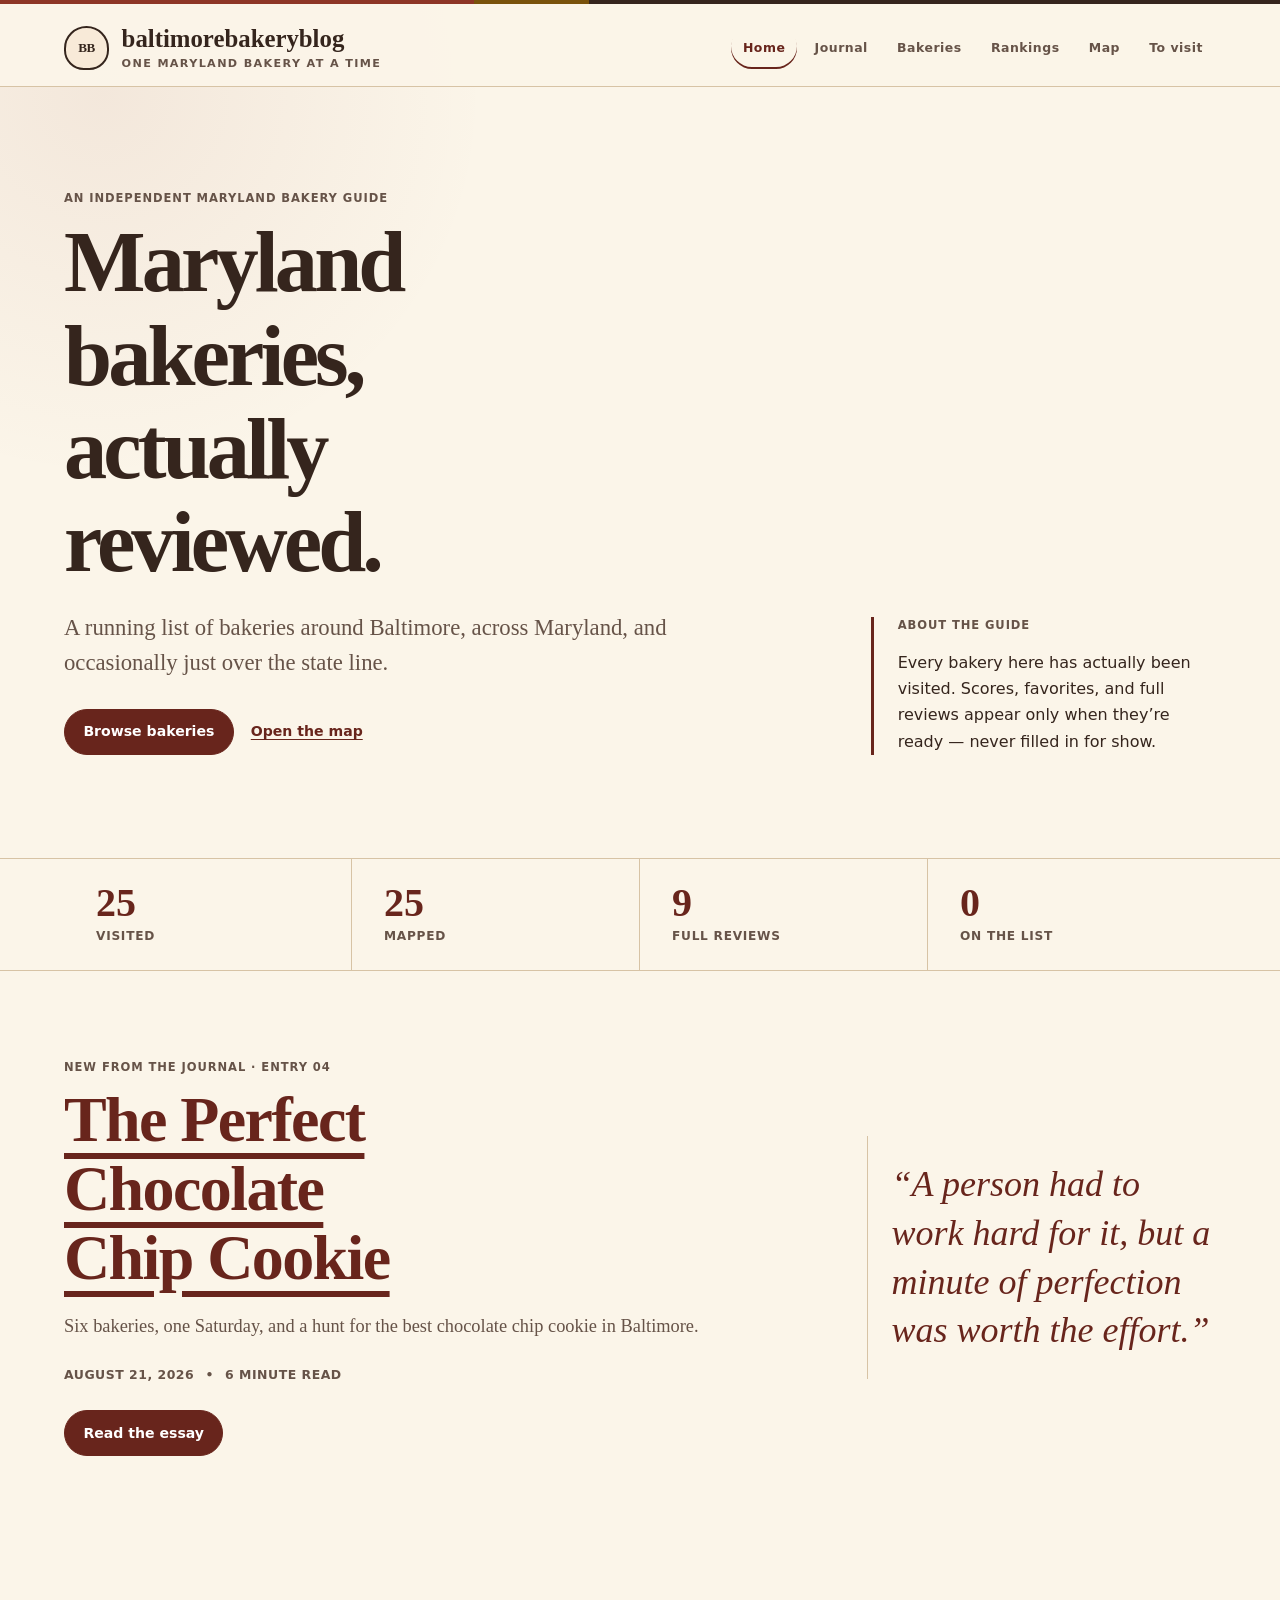
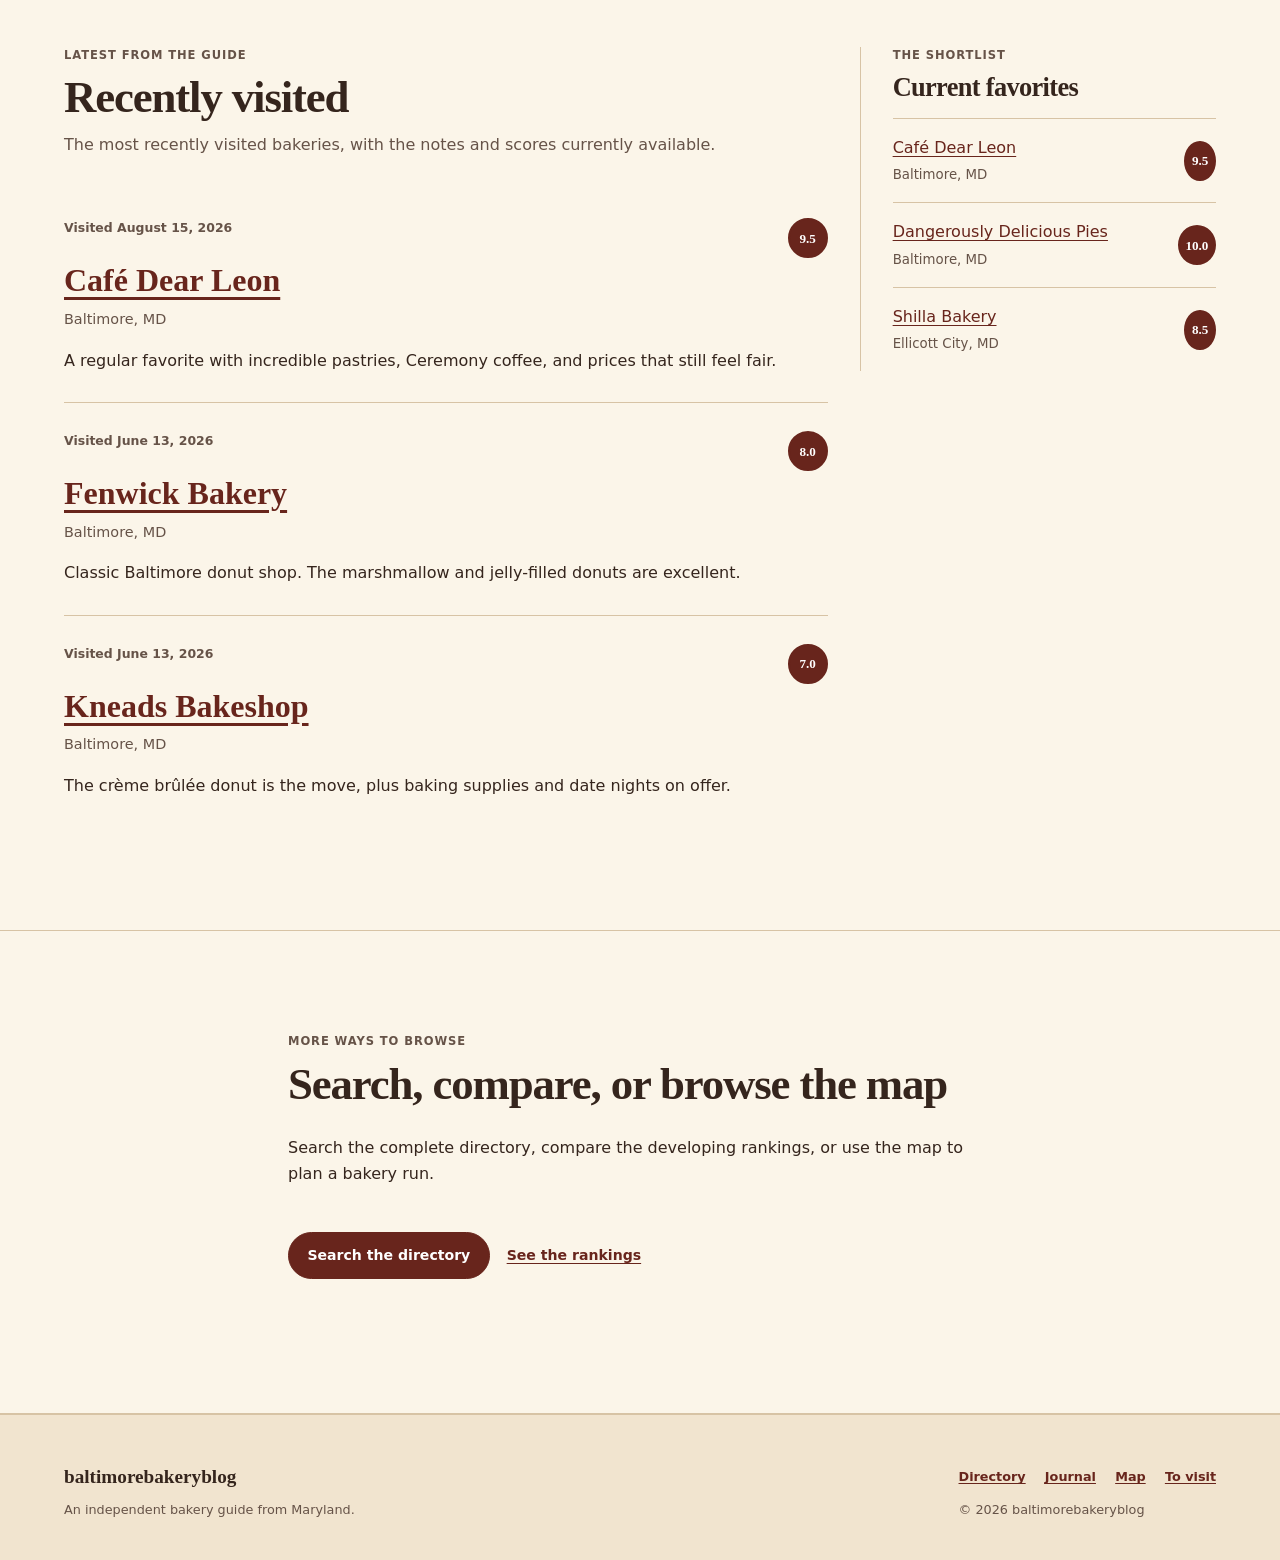
<file: index.html>
<!doctype html>
<html lang="en">
<head>
  <meta charset="utf-8">
  <meta name="viewport" content="width=device-width, initial-scale=1">
  <meta name="description" content="An independent guide to Maryland bakeries, with visit notes, rankings, and an interactive map.">
  <meta name="theme-color" content="#68251c">
  <title>Maryland Bakery Guide | baltimorebakeryblog</title>
  <link rel="stylesheet" href="style.css?v=20260821-post1">
</head>
<body data-page="home">
  <a class="skip-link" href="#main-content">Skip to main content</a>
  <div class="site-shell">
    <header class="site-header">
      <div class="container header-inner">
        <a class="brand" href="index.html" aria-label="baltimorebakeryblog home">
          <span class="brand-mark" aria-hidden="true">BB</span>
          <span class="brand-copy"><strong>baltimorebakeryblog</strong><small>One Maryland bakery at a time</small></span>
        </a>
        <nav class="site-nav" aria-label="Primary navigation">
          <a href="index.html" aria-current="page">Home</a>
          <a href="blog.html">Journal</a>
          <a href="bakeries.html">Bakeries</a>
          <a href="rankings.html">Rankings</a>
          <a href="map.html">Map</a>
          <a href="to-visit.html">To visit</a>
        </nav>
      </div>
    </header>

    <main id="main-content" tabindex="-1">
      <section class="container hero" aria-labelledby="hero-title">
        <div>
          <p class="eyebrow">An independent Maryland bakery guide</p>
          <h1 id="hero-title">Maryland bakeries, actually reviewed.</h1>
          <p class="hero-deck">A running list of bakeries around Baltimore, across Maryland, and occasionally just over the state line.</p>
          <div class="hero-actions">
            <a class="button button--primary" href="bakeries.html">Browse bakeries</a>
            <a class="button button--secondary" href="map.html">Open the map</a>
          </div>
        </div>
        <aside class="hero-note" aria-label="About the guide">
          <p class="eyebrow">About the guide</p>
          <p>Every bakery here has actually been visited. Scores, favorites, and full reviews appear only when they’re ready — never filled in for show.</p>
        </aside>
      </section>

      <section class="stats-band" aria-label="Bakeries at a glance">
        <div class="container stats-grid" id="bakery-stats"></div>
      </section>

      <section class="section journal-feature-section" aria-labelledby="home-journal-title">
        <div class="container journal-feature">
          <div class="journal-feature__copy">
            <p class="eyebrow">New from the journal · Entry 04</p>
            <h2 id="home-journal-title"><a href="the-perfect-chocolate-chip-cookie.html">The Perfect Chocolate Chip Cookie</a></h2>
            <p>Six bakeries, one Saturday, and a hunt for the best chocolate chip cookie in Baltimore.</p>
            <div class="article-meta" aria-label="Article details"><time datetime="2026-08-21">August 21, 2026</time><span aria-hidden="true">•</span><span>6 minute read</span></div>
            <a class="button button--primary" href="the-perfect-chocolate-chip-cookie.html">Read the essay</a>
          </div>
          <blockquote class="journal-feature__quote"><p>“A person had to work hard for it, but a minute of perfection was worth the effort.”</p></blockquote>
        </div>
      </section>

      <section class="section">
        <div class="container home-grid">
          <div>
            <div class="section-heading">
              <p class="eyebrow">Latest from the guide</p>
              <h2 id="recent-heading">Recently visited</h2>
              <p id="recent-intro">The most recently visited bakeries, with the notes and scores currently available.</p>
            </div>
            <div class="editorial-stack" id="home-recent"></div>
          </div>
          <aside class="favorites-panel" aria-labelledby="favorites-title">
            <p class="eyebrow">The shortlist</p>
            <h2 id="favorites-title">Current favorites</h2>
            <ul class="favorites-list" id="home-favorites"></ul>
          </aside>
        </div>
      </section>

      <section class="section section--tinted">
        <div class="container section-heading">
          <p class="eyebrow">More ways to browse</p>
          <h2>Search, compare, or browse the map</h2>
          <p>Search the complete directory, compare the developing rankings, or use the map to plan a bakery run.</p>
          <div class="inline-actions">
            <a class="button button--primary" href="bakeries.html">Search the directory</a>
            <a class="button button--secondary" href="rankings.html">See the rankings</a>
          </div>
        </div>
      </section>
    </main>

    <footer class="site-footer">
      <div class="container footer-inner">
        <div>
          <p class="footer-brand">baltimorebakeryblog</p>
          <p class="footer-note">An independent bakery guide from Maryland.</p>
        </div>
        <div>
          <nav class="footer-links" aria-label="Footer navigation">
            <a href="bakeries.html">Directory</a>
            <a href="blog.html">Journal</a>
            <a href="map.html">Map</a>
            <a href="to-visit.html">To visit</a>
          </nav>
          <p class="footer-meta">&copy; 2026 baltimorebakeryblog</p>
        </div>
      </div>
    </footer>
  </div>
  <script src="data.js" defer></script>
  <script src="app.js?v=878b149" defer></script>
</body>
</html>
</file>
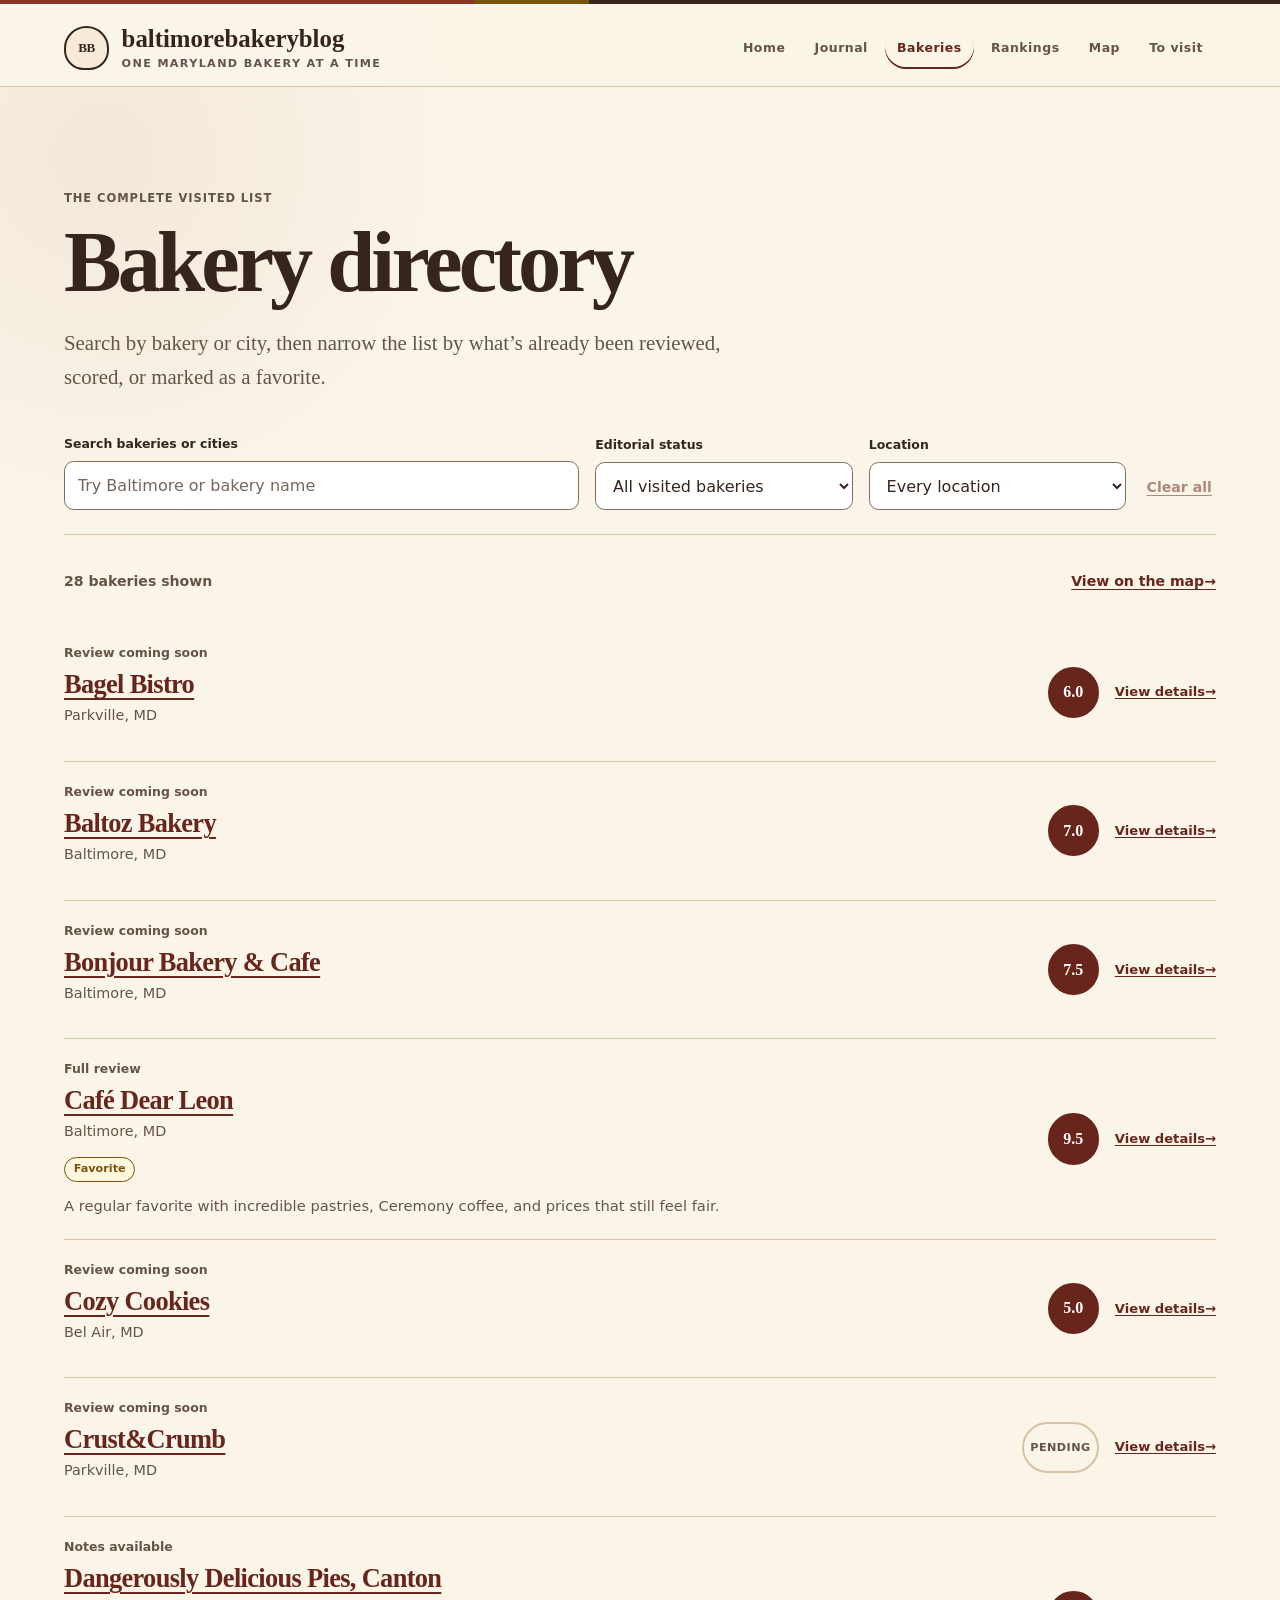
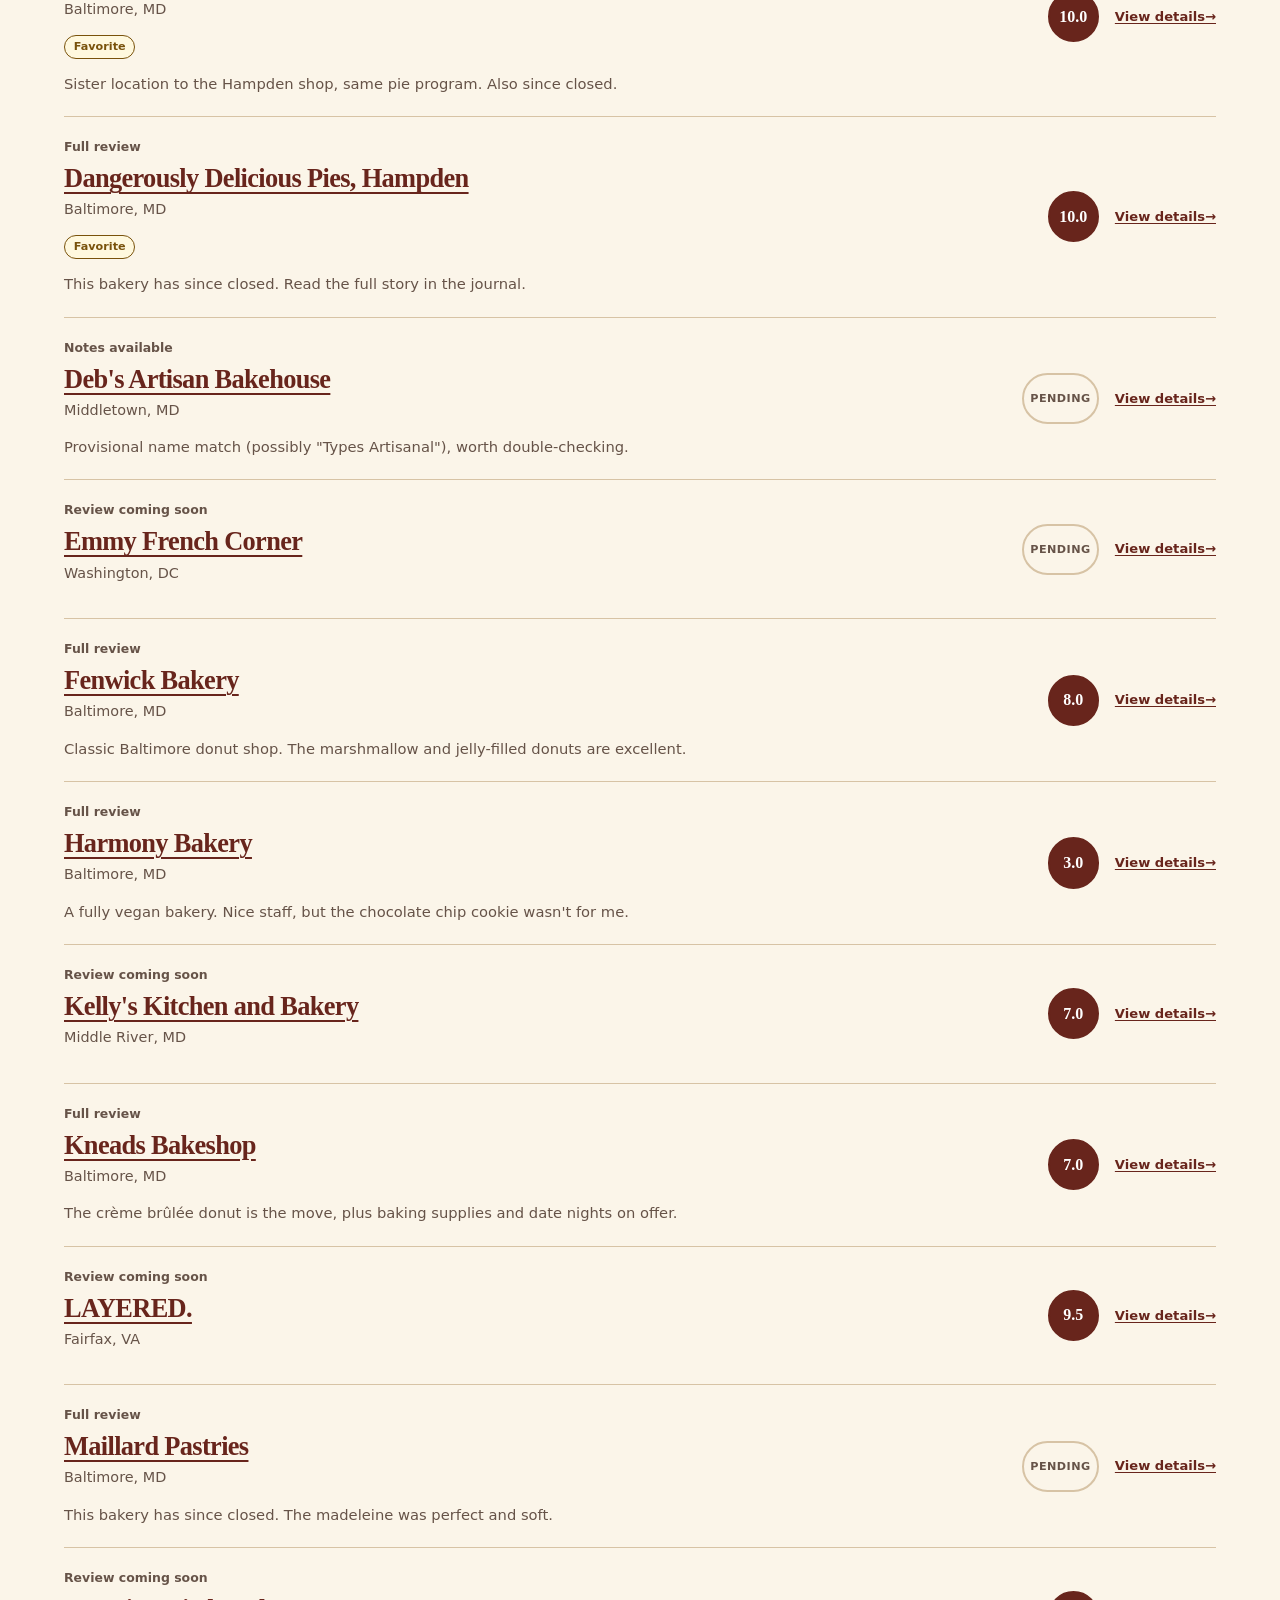
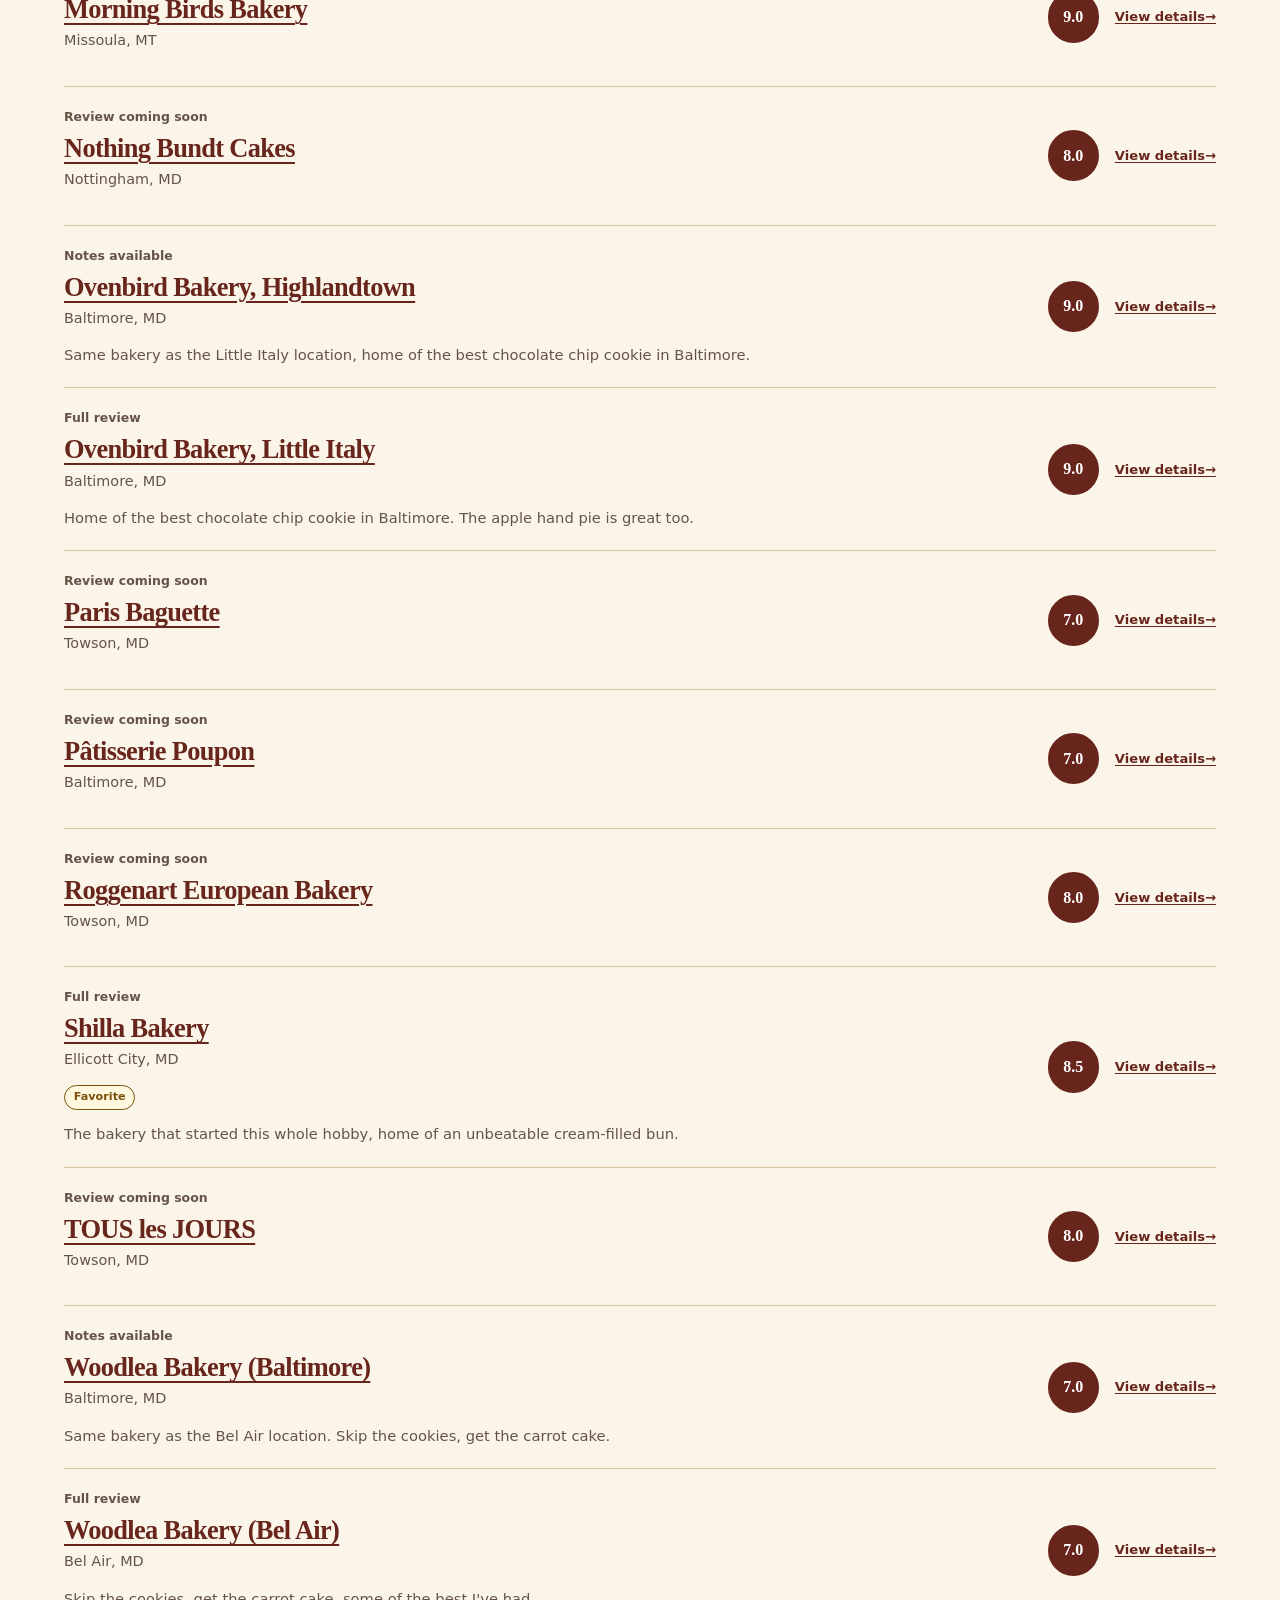
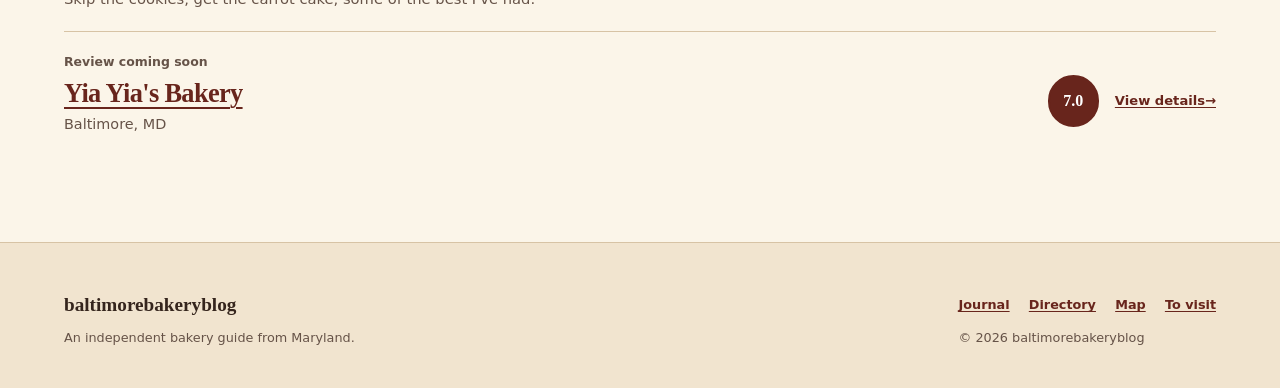
<file: bakeries.html>
<!doctype html>
<html lang="en">
<head>
  <meta charset="utf-8">
  <meta name="viewport" content="width=device-width, initial-scale=1">
  <meta name="description" content="Search and filter every visited bakery on baltimorebakeryblog by name, city, review status, score, and favorite state.">
  <meta name="theme-color" content="#68251c">
  <title>Bakery Directory | baltimorebakeryblog</title>
  <link rel="stylesheet" href="style.css?v=20260821-post1">
</head>
<body data-page="directory">
  <a class="skip-link" href="#main-content">Skip to main content</a>
  <div class="site-shell">
    <header class="site-header">
      <div class="container header-inner">
        <a class="brand" href="index.html" aria-label="baltimorebakeryblog home">
          <span class="brand-mark" aria-hidden="true">BB</span>
          <span class="brand-copy"><strong>baltimorebakeryblog</strong><small>One Maryland bakery at a time</small></span>
        </a>
        <nav class="site-nav" aria-label="Primary navigation">
          <a href="index.html">Home</a>
          <a href="blog.html">Journal</a>
          <a href="bakeries.html" aria-current="page">Bakeries</a>
          <a href="rankings.html">Rankings</a>
          <a href="map.html">Map</a>
          <a href="to-visit.html">To visit</a>
        </nav>
      </div>
    </header>

    <main id="main-content" tabindex="-1">
      <div class="container">
        <header class="page-intro">
          <p class="eyebrow">The complete visited list</p>
          <h1>Bakery directory</h1>
          <p>Search by bakery or city, then narrow the list by what’s already been reviewed, scored, or marked as a favorite.</p>
        </header>

        <form class="filters" role="search" onsubmit="return false">
          <div class="filter-field">
            <label for="directory-search">Search bakeries or cities</label>
            <input id="directory-search" type="search" autocomplete="off" placeholder="Try Baltimore or bakery name">
          </div>
          <div class="filter-field">
            <label for="editorial-filter">Editorial status</label>
            <select id="editorial-filter">
              <option value="all">All visited bakeries</option>
              <option value="reviewed">Full review available</option>
              <option value="favorites">Favorites</option>
              <option value="scored">Scored bakeries</option>
              <option value="pending">Review still pending</option>
            </select>
          </div>
          <div class="filter-field">
            <label for="city-filter">Location</label>
            <select id="city-filter">
              <option value="">Every location</option>
            </select>
          </div>
          <button class="button button--secondary" id="clear-directory" type="button">Clear all</button>
        </form>
        <div class="result-bar">
          <p id="directory-count" role="status" aria-live="polite" aria-atomic="true">Loading bakeries…</p>
          <a class="text-link" href="map.html">View on the map <span aria-hidden="true">→</span></a>
        </div>
        <div class="bakery-grid" id="directory-results"></div>
      </div>
    </main>

    <footer class="site-footer">
      <div class="container footer-inner">
        <div><p class="footer-brand">baltimorebakeryblog</p><p class="footer-note">An independent bakery guide from Maryland.</p></div>
        <div><nav class="footer-links" aria-label="Footer navigation"><a href="blog.html">Journal</a><a href="bakeries.html">Directory</a><a href="map.html">Map</a><a href="to-visit.html">To visit</a></nav><p class="footer-meta">&copy; 2026 baltimorebakeryblog</p></div>
      </div>
    </footer>
  </div>
  <script src="data.js" defer></script>
  <script src="app.js?v=878b149" defer></script>
</body>
</html>
</file>
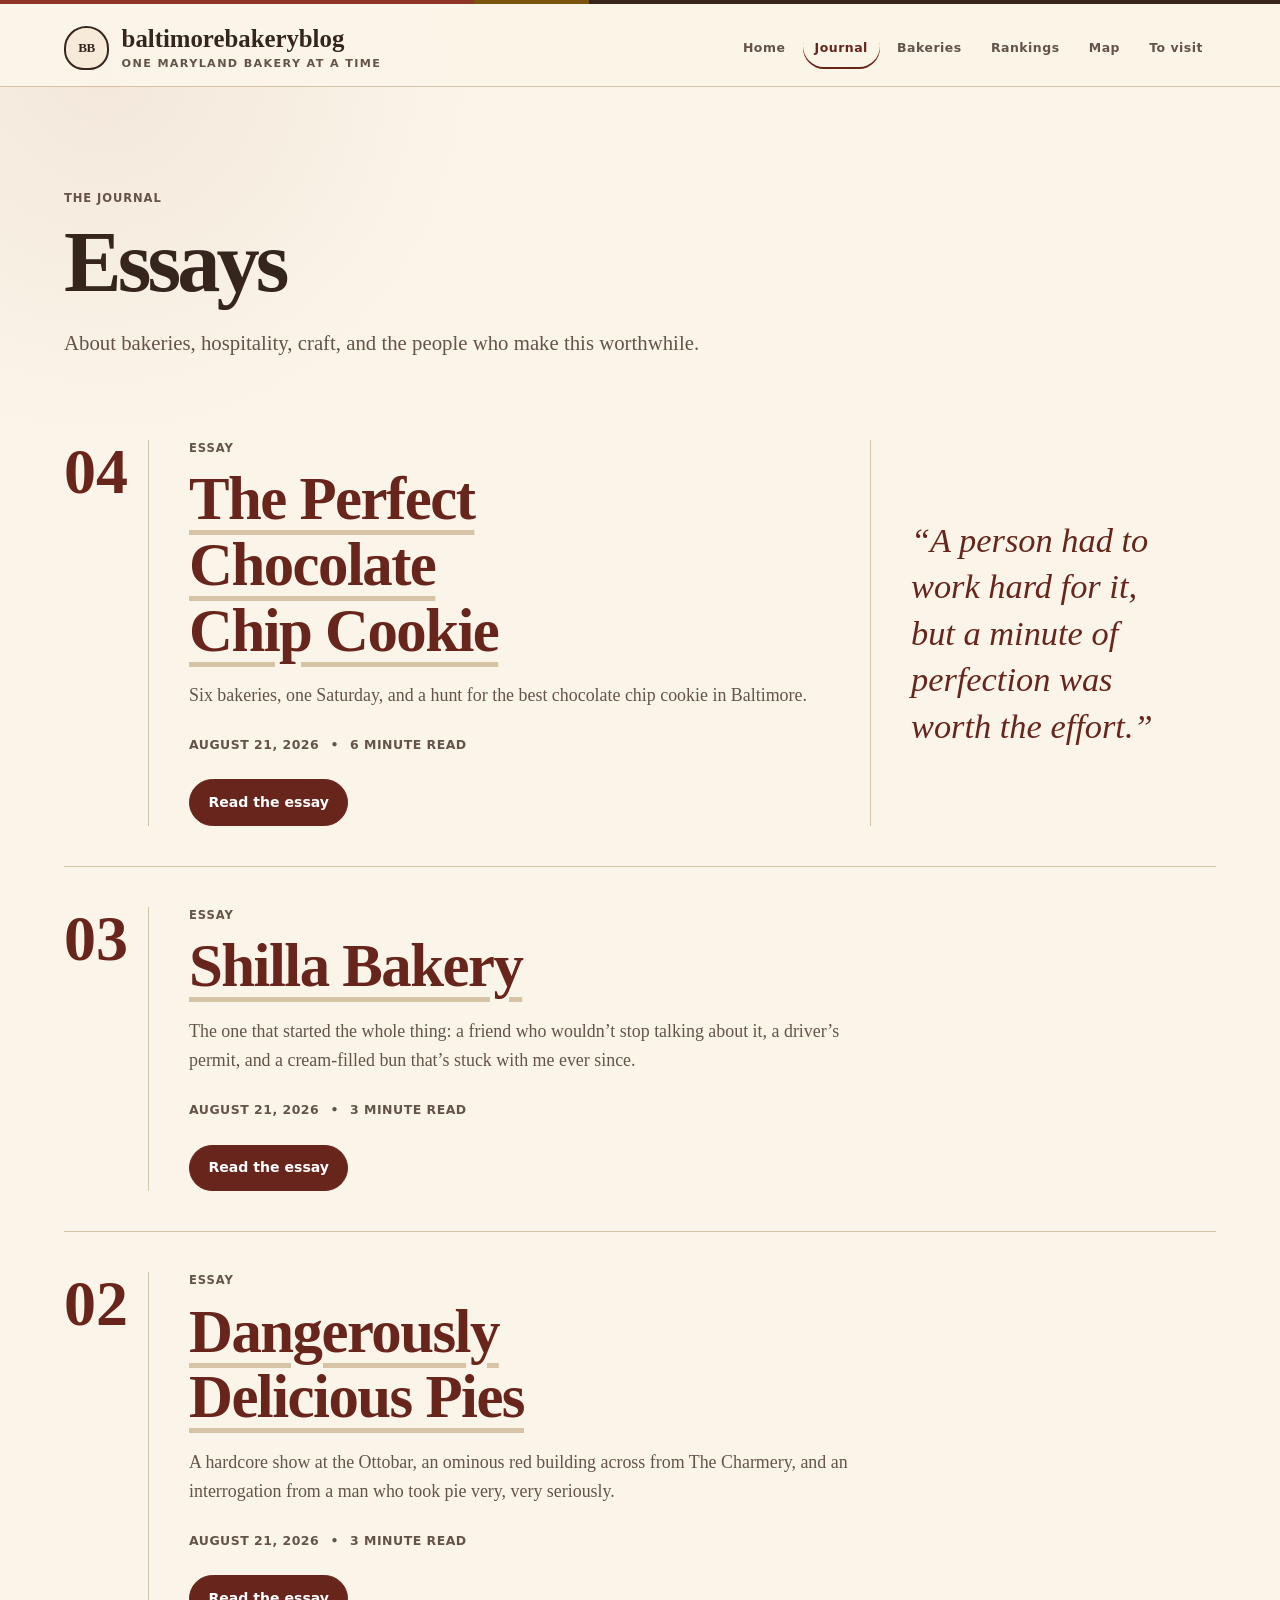
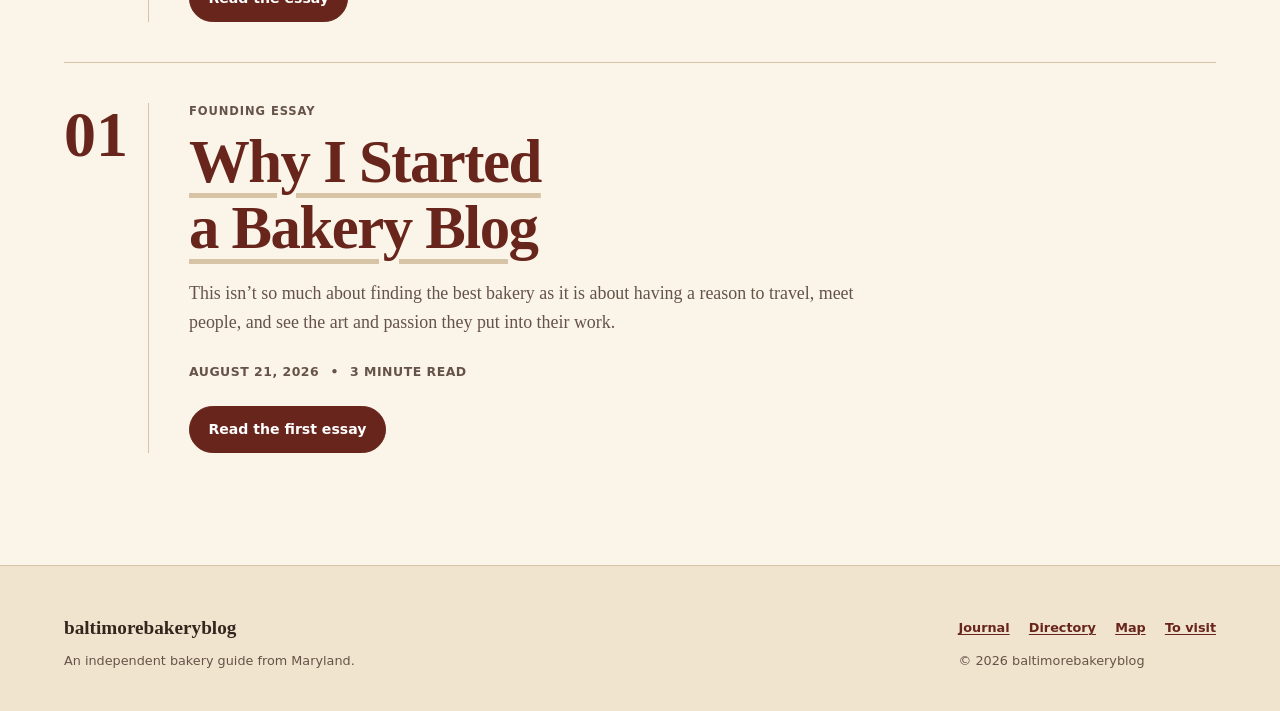
<file: blog.html>
<!doctype html>
<html lang="en">
<head>
  <meta charset="utf-8">
  <meta name="viewport" content="width=device-width, initial-scale=1">
  <meta name="description" content="Essays from baltimorebakeryblog about bakeries, hospitality, craft, and the people behind the counter.">
  <meta name="theme-color" content="#68251c">
  <title>Journal | baltimorebakeryblog</title>
  <link rel="stylesheet" href="style.css?v=20260821-post1">
</head>
<body data-page="journal">
  <a class="skip-link" href="#main-content">Skip to main content</a>
  <div class="site-shell">
    <header class="site-header">
      <div class="container header-inner">
        <a class="brand" href="index.html" aria-label="baltimorebakeryblog home"><span class="brand-mark" aria-hidden="true">BB</span><span class="brand-copy"><strong>baltimorebakeryblog</strong><small>One Maryland bakery at a time</small></span></a>
        <nav class="site-nav" aria-label="Primary navigation">
          <a href="index.html">Home</a><a href="blog.html" aria-current="page">Journal</a><a href="bakeries.html">Bakeries</a><a href="rankings.html">Rankings</a><a href="map.html">Map</a><a href="to-visit.html">To visit</a>
        </nav>
      </div>
    </header>

    <main id="main-content" tabindex="-1">
      <div class="container">
        <header class="page-intro journal-intro">
          <p class="eyebrow">The journal</p>
          <h1>Essays</h1>
          <p>About bakeries, hospitality, craft, and the people who make this worthwhile.</p>
        </header>

        <section class="journal-index" aria-labelledby="latest-essay-title">
          <article class="journal-card journal-card--featured">
            <div class="journal-card__number" aria-hidden="true">04</div>
            <div class="journal-card__body">
              <p class="eyebrow">Essay</p>
              <h2 id="latest-essay-title"><a href="the-perfect-chocolate-chip-cookie.html">The Perfect Chocolate Chip Cookie</a></h2>
              <p class="journal-deck">Six bakeries, one Saturday, and a hunt for the best chocolate chip cookie in Baltimore.</p>
              <div class="article-meta" aria-label="Article details">
                <time datetime="2026-08-21">August 21, 2026</time>
                <span aria-hidden="true">•</span>
                <span>6 minute read</span>
              </div>
              <a class="button button--primary" href="the-perfect-chocolate-chip-cookie.html">Read the essay</a>
            </div>
            <blockquote class="journal-card__quote">
              <p>“A person had to work hard for it, but a minute of perfection was worth the effort.”</p>
            </blockquote>
          </article>

          <article class="journal-card">
            <div class="journal-card__number" aria-hidden="true">03</div>
            <div class="journal-card__body">
              <p class="eyebrow">Essay</p>
              <h2><a href="shilla-bakery.html">Shilla Bakery</a></h2>
              <p class="journal-deck">The one that started the whole thing: a friend who wouldn’t stop talking about it, a driver’s permit, and a cream-filled bun that’s stuck with me ever since.</p>
              <div class="article-meta" aria-label="Article details">
                <time datetime="2026-08-21">August 21, 2026</time>
                <span aria-hidden="true">•</span>
                <span>3 minute read</span>
              </div>
              <a class="button button--primary" href="shilla-bakery.html">Read the essay</a>
            </div>
          </article>

          <article class="journal-card">
            <div class="journal-card__number" aria-hidden="true">02</div>
            <div class="journal-card__body">
              <p class="eyebrow">Essay</p>
              <h2><a href="dangerously-delicious-pies.html">Dangerously Delicious Pies</a></h2>
              <p class="journal-deck">A hardcore show at the Ottobar, an ominous red building across from The Charmery, and an interrogation from a man who took pie very, very seriously.</p>
              <div class="article-meta" aria-label="Article details">
                <time datetime="2026-08-21">August 21, 2026</time>
                <span aria-hidden="true">•</span>
                <span>3 minute read</span>
              </div>
              <a class="button button--primary" href="dangerously-delicious-pies.html">Read the essay</a>
            </div>
          </article>

          <article class="journal-card">
            <div class="journal-card__number" aria-hidden="true">01</div>
            <div class="journal-card__body">
              <p class="eyebrow">Founding essay</p>
              <h2><a href="why-i-started-a-bakery-blog.html">Why I Started a Bakery Blog</a></h2>
              <p class="journal-deck">This isn’t so much about finding the best bakery as it is about having a reason to travel, meet people, and see the art and passion they put into their work.</p>
              <div class="article-meta" aria-label="Article details">
                <time datetime="2026-08-21">August 21, 2026</time>
                <span aria-hidden="true">•</span>
                <span>3 minute read</span>
              </div>
              <a class="button button--primary" href="why-i-started-a-bakery-blog.html">Read the first essay</a>
            </div>
          </article>
        </section>
      </div>
    </main>

    <footer class="site-footer">
      <div class="container footer-inner">
        <div><p class="footer-brand">baltimorebakeryblog</p><p class="footer-note">An independent bakery guide from Maryland.</p></div>
        <div><nav class="footer-links" aria-label="Footer navigation"><a href="blog.html">Journal</a><a href="bakeries.html">Directory</a><a href="map.html">Map</a><a href="to-visit.html">To visit</a></nav><p class="footer-meta">&copy; 2026 baltimorebakeryblog</p></div>
      </div>
    </footer>
  </div>
  <script src="data.js" defer></script>
  <script src="app.js?v=878b149" defer></script>
</body>
</html>
</file>
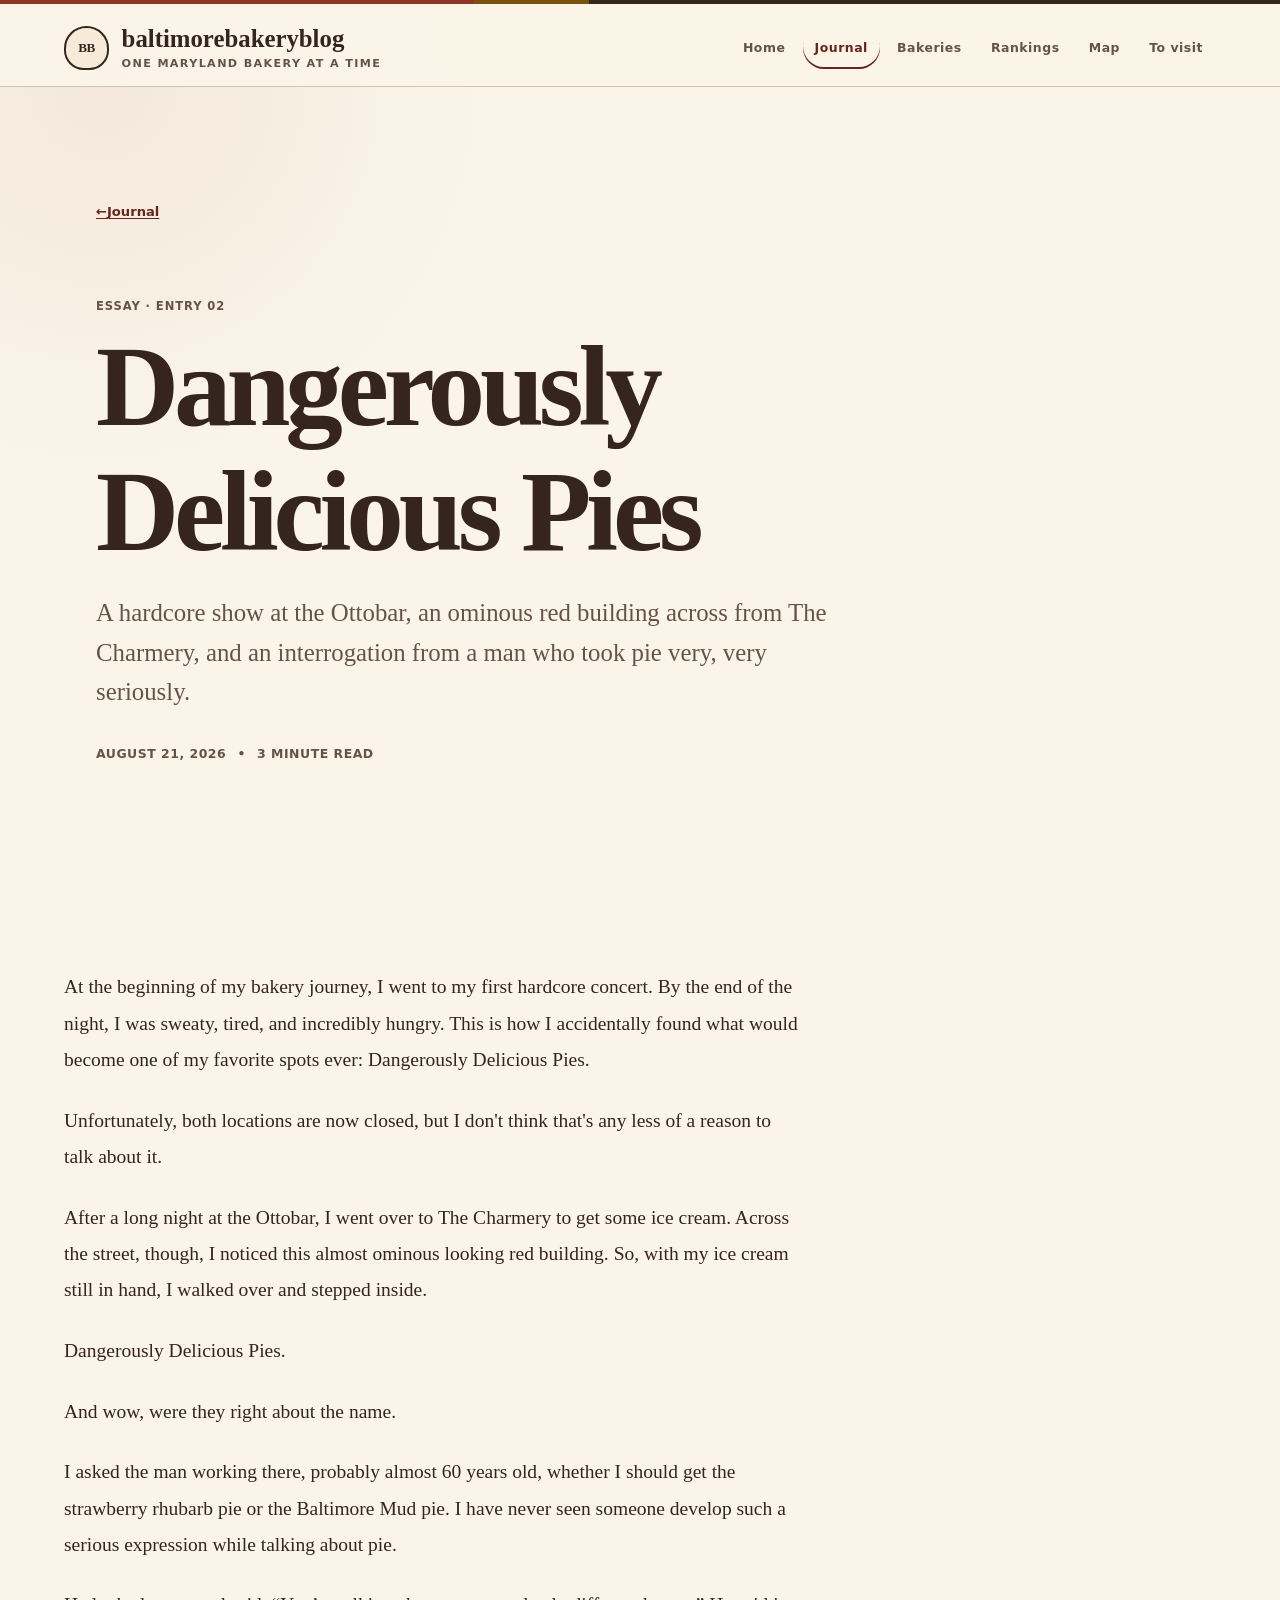
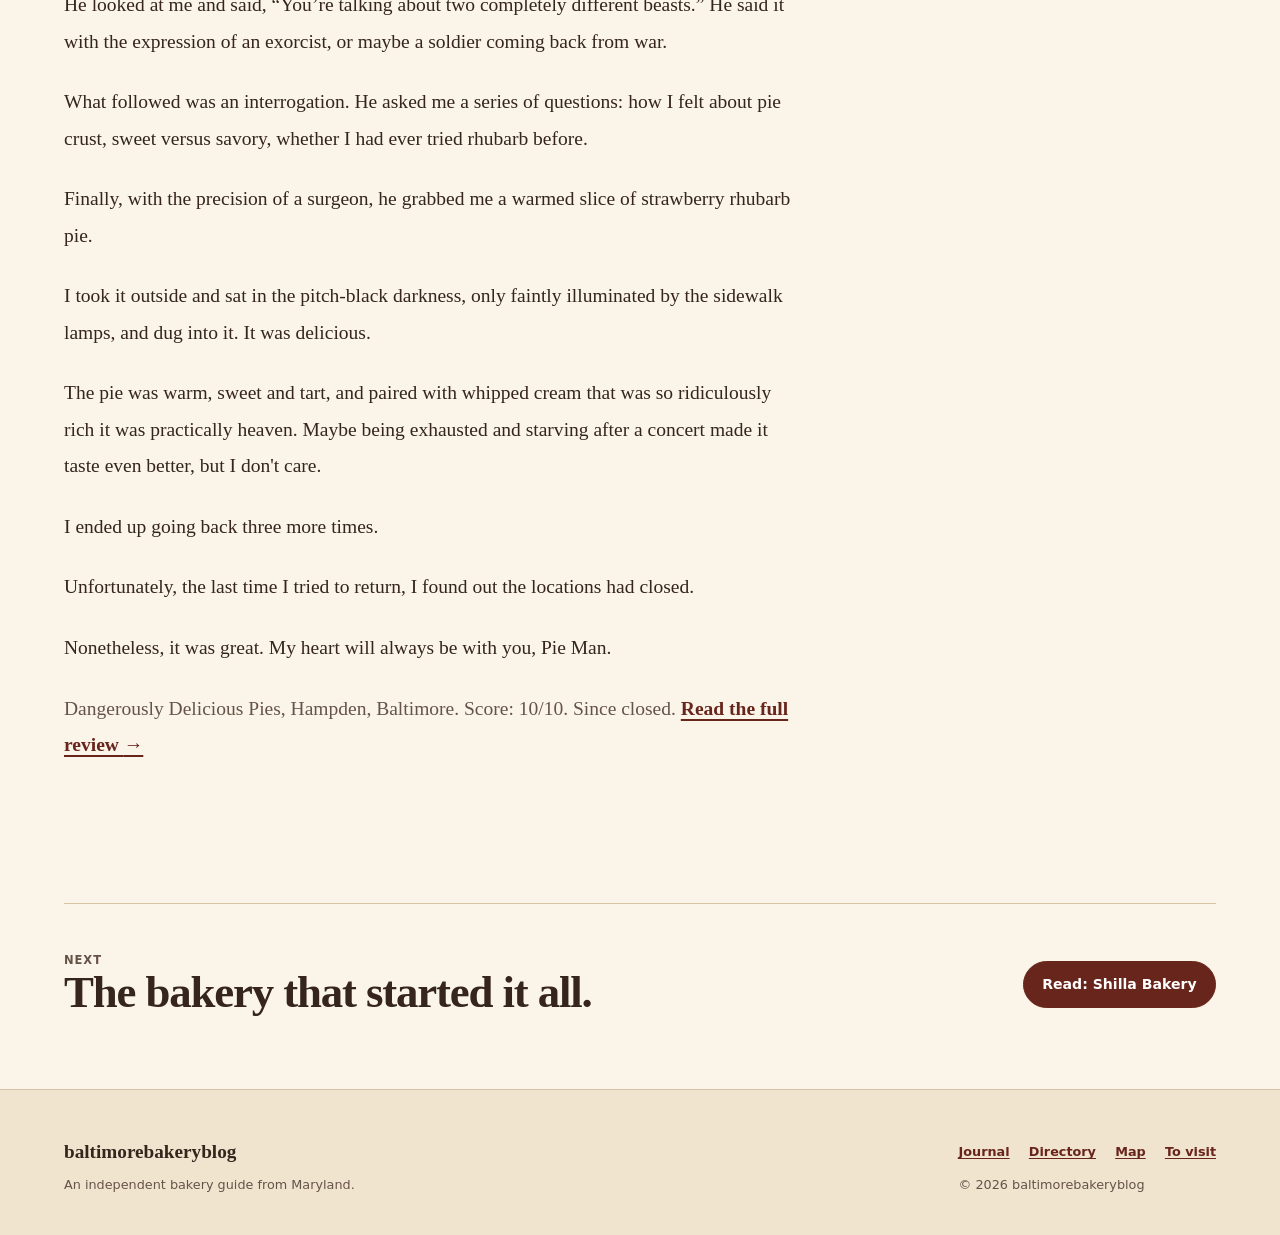
<file: dangerously-delicious-pies.html>
<!doctype html>
<html lang="en">
<head>
  <meta charset="utf-8">
  <meta name="viewport" content="width=device-width, initial-scale=1">
  <meta name="description" content="How a hardcore show at the Ottobar led to a strawberry rhubarb pie, an interrogation from the Pie Man, and one of the best bakeries baltimorebakeryblog has ever found.">
  <meta name="theme-color" content="#68251c">
  <meta property="og:title" content="Dangerously Delicious Pies">
  <meta property="og:description" content="A hardcore concert, an ominous red building, and the best slice of pie I've ever had.">
  <meta property="og:type" content="article">
  <meta property="og:url" content="https://baltimorebakeryblog.github.io/dangerously-delicious-pies.html">
  <title>Dangerously Delicious Pies | baltimorebakeryblog</title>
  <link rel="stylesheet" href="style.css?v=20260821-post1">
</head>
<body data-page="journal">
  <a class="skip-link" href="#main-content">Skip to main content</a>
  <div class="site-shell">
    <header class="site-header">
      <div class="container header-inner">
        <a class="brand" href="index.html" aria-label="baltimorebakeryblog home"><span class="brand-mark" aria-hidden="true">BB</span><span class="brand-copy"><strong>baltimorebakeryblog</strong><small>One Maryland bakery at a time</small></span></a>
        <nav class="site-nav" aria-label="Primary navigation">
          <a href="index.html">Home</a><a href="blog.html" aria-current="page">Journal</a><a href="bakeries.html">Bakeries</a><a href="rankings.html">Rankings</a><a href="map.html">Map</a><a href="to-visit.html">To visit</a>
        </nav>
      </div>
    </header>

    <main id="main-content" tabindex="-1">
      <article class="journal-article">
        <header class="article-hero">
          <div class="container article-hero__inner">
            <a class="back-link" href="blog.html"><span aria-hidden="true">←</span> Journal</a>
            <p class="eyebrow">Essay · Entry 02</p>
            <h1>Dangerously Delicious Pies</h1>
            <p class="article-deck">A hardcore show at the Ottobar, an ominous red building across from The Charmery, and an interrogation from a man who took pie very, very seriously.</p>
            <div class="article-meta" aria-label="Article details">
              <time datetime="2026-08-21">August 21, 2026</time>
              <span aria-hidden="true">•</span>
              <span>3 minute read</span>
            </div>
          </div>
        </header>

        <div class="container article-layout">
          <div class="article-body">
            <p>At the beginning of my bakery journey, I went to my first hardcore concert. By the end of the night, I was sweaty, tired, and incredibly hungry. This is how I accidentally found what would become one of my favorite spots ever: Dangerously Delicious Pies.</p>

            <p>Unfortunately, both locations are now closed, but I don't think that's any less of a reason to talk about it.</p>

            <p>After a long night at the Ottobar, I went over to The Charmery to get some ice cream. Across the street, though, I noticed this almost ominous looking red building. So, with my ice cream still in hand, I walked over and stepped inside.</p>

            <p>Dangerously Delicious Pies.</p>

            <p>And wow, were they right about the name.</p>

            <p>I asked the man working there, probably almost 60 years old, whether I should get the strawberry rhubarb pie or the Baltimore Mud pie. I have never seen someone develop such a serious expression while talking about pie.</p>

            <p>He looked at me and said, “You’re talking about two completely different beasts.” He said it with the expression of an exorcist, or maybe a soldier coming back from war.</p>

            <p>What followed was an interrogation. He asked me a series of questions: how I felt about pie crust, sweet versus savory, whether I had ever tried rhubarb before.</p>

            <p>Finally, with the precision of a surgeon, he grabbed me a warmed slice of strawberry rhubarb pie.</p>

            <p>I took it outside and sat in the pitch-black darkness, only faintly illuminated by the sidewalk lamps, and dug into it. It was delicious.</p>

            <p>The pie was warm, sweet and tart, and paired with whipped cream that was so ridiculously rich it was practically heaven. Maybe being exhausted and starving after a concert made it taste even better, but I don't care.</p>

            <p>I ended up going back three more times.</p>

            <p>Unfortunately, the last time I tried to return, I found out the locations had closed.</p>

            <p>Nonetheless, it was great. My heart will always be with you, Pie Man.</p>

            <p class="article-closing-note">Dangerously Delicious Pies, Hampden, Baltimore. Score: 10/10. Since closed. <a class="text-link" href="review.html?id=dangerously-delicious-pies-hampden">Read the full review <span aria-hidden="true">→</span></a></p>
          </div>
        </div>

        <aside class="container next-essay" aria-labelledby="next-essay-title">
          <div><p class="eyebrow">Next</p><h2 id="next-essay-title">The bakery that started it all.</h2></div>
          <a class="button button--primary" href="shilla-bakery.html">Read: Shilla Bakery</a>
        </aside>
      </article>
    </main>

    <footer class="site-footer">
      <div class="container footer-inner">
        <div><p class="footer-brand">baltimorebakeryblog</p><p class="footer-note">An independent bakery guide from Maryland.</p></div>
        <div><nav class="footer-links" aria-label="Footer navigation"><a href="blog.html">Journal</a><a href="bakeries.html">Directory</a><a href="map.html">Map</a><a href="to-visit.html">To visit</a></nav><p class="footer-meta">&copy; 2026 baltimorebakeryblog</p></div>
      </div>
    </footer>
  </div>
  <script src="data.js" defer></script>
  <script src="app.js?v=878b149" defer></script>
</body>
</html>
</file>
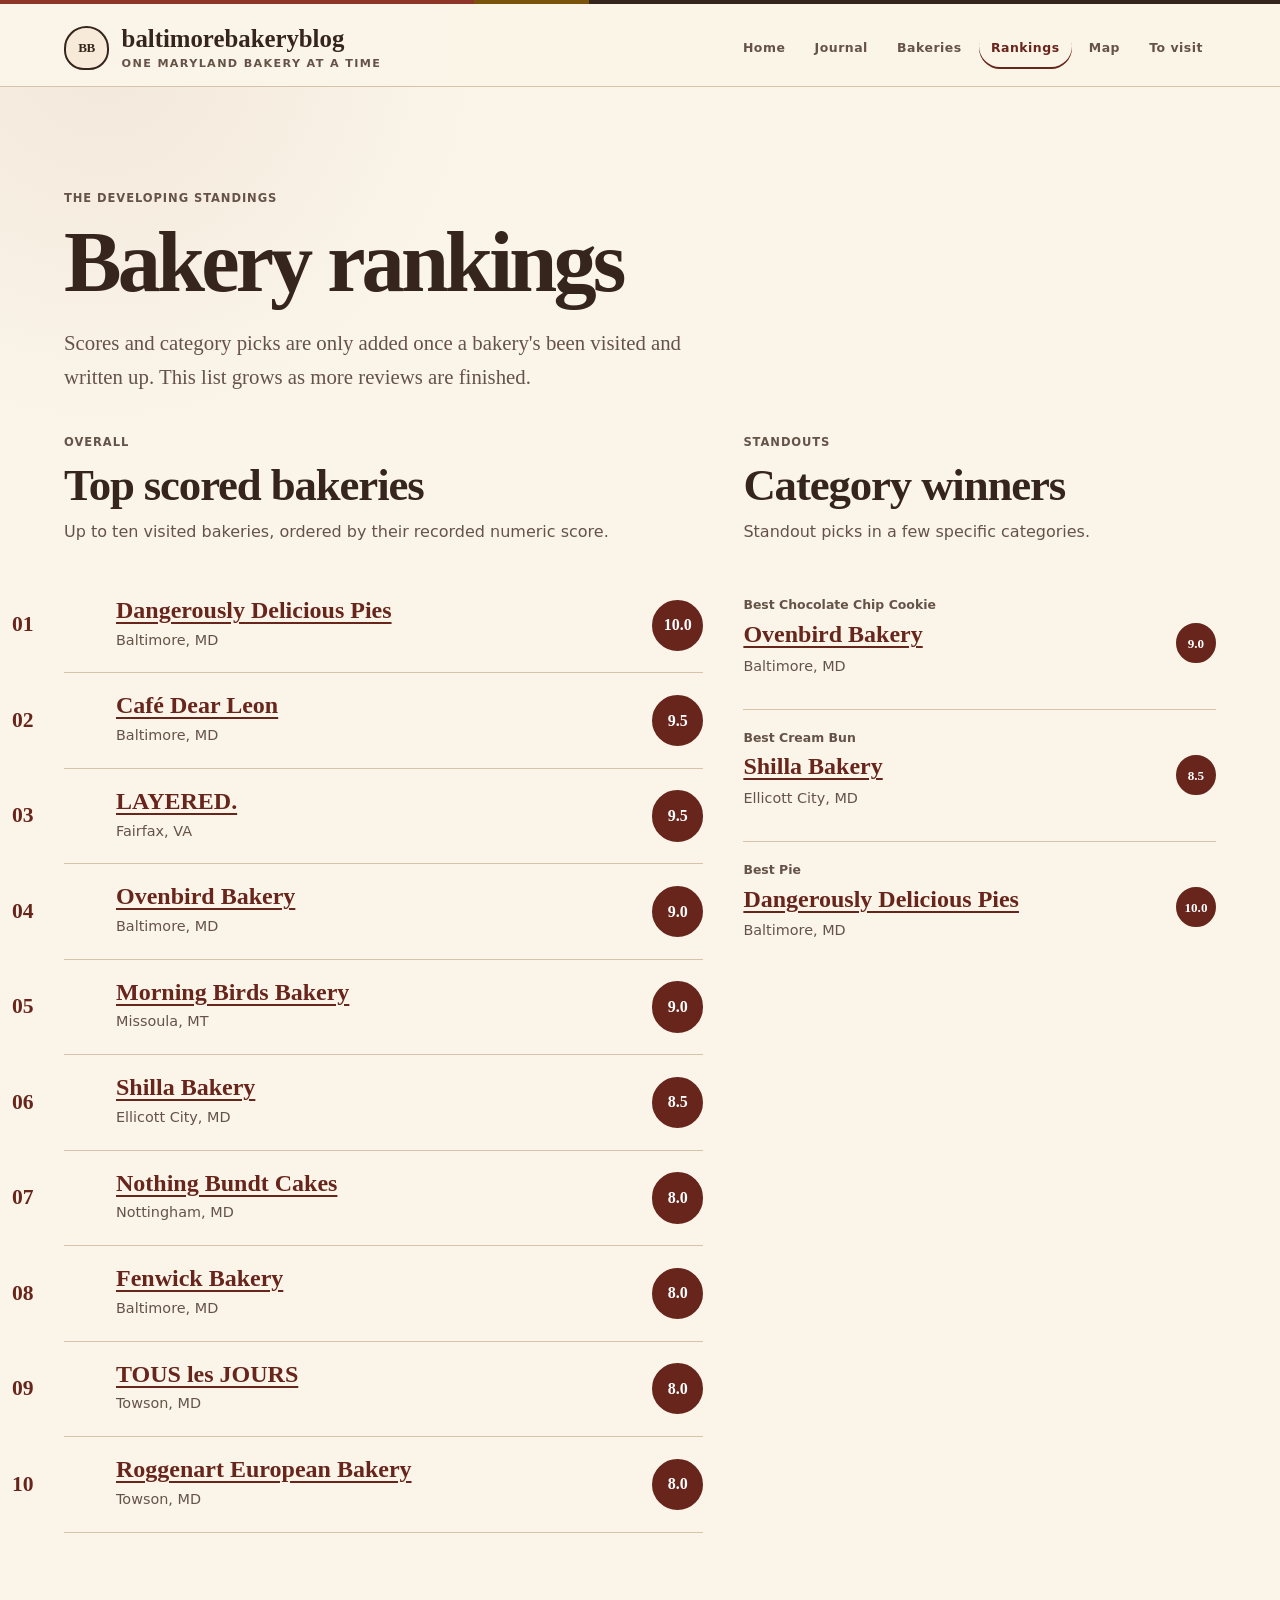
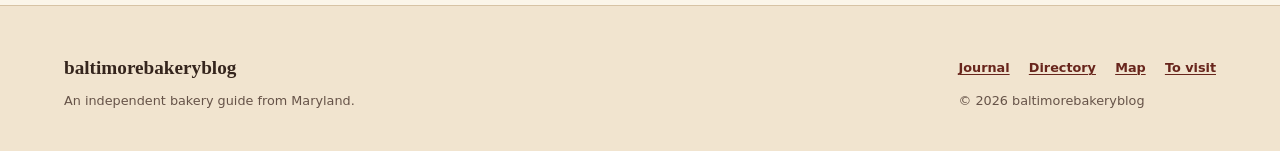
<file: rankings.html>
<!doctype html>
<html lang="en">
<head>
  <meta charset="utf-8">
  <meta name="viewport" content="width=device-width, initial-scale=1">
  <meta name="description" content="See the developing bakery standings and category winners from baltimorebakeryblog's independent Maryland guide.">
  <meta name="theme-color" content="#68251c">
  <title>Bakery Rankings | baltimorebakeryblog</title>
  <link rel="stylesheet" href="style.css?v=20260821-post1">
</head>
<body data-page="rankings">
  <a class="skip-link" href="#main-content">Skip to main content</a>
  <div class="site-shell">
    <header class="site-header">
      <div class="container header-inner">
        <a class="brand" href="index.html" aria-label="baltimorebakeryblog home"><span class="brand-mark" aria-hidden="true">BB</span><span class="brand-copy"><strong>baltimorebakeryblog</strong><small>One Maryland bakery at a time</small></span></a>
        <nav class="site-nav" aria-label="Primary navigation">
          <a href="index.html">Home</a><a href="blog.html">Journal</a><a href="bakeries.html">Bakeries</a><a href="rankings.html" aria-current="page">Rankings</a><a href="map.html">Map</a><a href="to-visit.html">To visit</a>
        </nav>
      </div>
    </header>

    <main id="main-content" tabindex="-1">
      <div class="container">
        <header class="page-intro">
          <p class="eyebrow">The developing standings</p>
          <h1>Bakery rankings</h1>
          <p>Scores and category picks are only added once a bakery's been visited and written up. This list grows as more reviews are finished.</p>
        </header>
        <div class="rankings-layout">
          <section aria-labelledby="standings-title">
            <div class="section-heading"><p class="eyebrow">Overall</p><h2 id="standings-title">Top scored bakeries</h2><p>Up to ten visited bakeries, ordered by their recorded numeric score.</p></div>
            <ol class="ranking-list" id="ranking-list"></ol>
          </section>
          <section aria-labelledby="winner-title">
            <div class="section-heading"><p class="eyebrow">Standouts</p><h2 id="winner-title">Category winners</h2><p>Standout picks in a few specific categories.</p></div>
            <div class="winner-grid" id="category-winners"></div>
          </section>
        </div>
      </div>
    </main>

    <footer class="site-footer">
      <div class="container footer-inner">
        <div><p class="footer-brand">baltimorebakeryblog</p><p class="footer-note">An independent bakery guide from Maryland.</p></div>
        <div><nav class="footer-links" aria-label="Footer navigation"><a href="blog.html">Journal</a><a href="bakeries.html">Directory</a><a href="map.html">Map</a><a href="to-visit.html">To visit</a></nav><p class="footer-meta">&copy; 2026 baltimorebakeryblog</p></div>
      </div>
    </footer>
  </div>
  <script src="data.js" defer></script>
  <script src="app.js?v=878b149" defer></script>
</body>
</html>
</file>
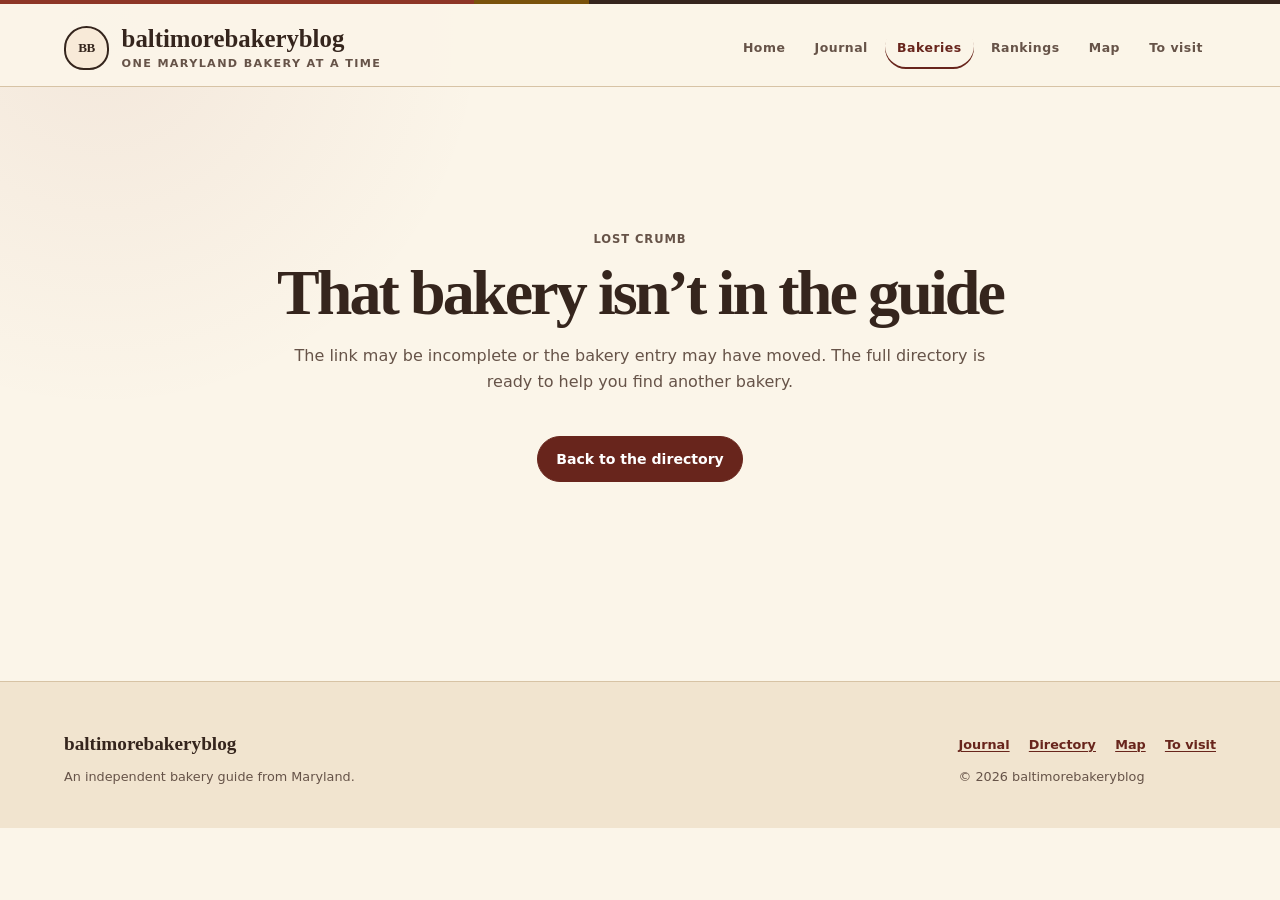
<file: review.html>
<!doctype html>
<html lang="en">
<head>
  <meta charset="utf-8">
  <meta name="viewport" content="width=device-width, initial-scale=1">
  <meta name="description" content="Read available visit details, tasting notes, score, and directions for a bakery on baltimorebakeryblog.">
  <meta name="theme-color" content="#68251c">
  <title>Bakery Review | baltimorebakeryblog</title>
  <link rel="stylesheet" href="style.css?v=20260821-post1">
</head>
<body data-page="review">
  <a class="skip-link" href="#main-content">Skip to main content</a>
  <div class="site-shell">
    <header class="site-header">
      <div class="container header-inner">
        <a class="brand" href="index.html" aria-label="baltimorebakeryblog home"><span class="brand-mark" aria-hidden="true">BB</span><span class="brand-copy"><strong>baltimorebakeryblog</strong><small>One Maryland bakery at a time</small></span></a>
        <nav class="site-nav" aria-label="Primary navigation">
          <a href="index.html">Home</a><a href="blog.html">Journal</a><a href="bakeries.html" aria-current="page">Bakeries</a><a href="rankings.html">Rankings</a><a href="map.html">Map</a><a href="to-visit.html">To visit</a>
        </nav>
      </div>
    </header>

    <main id="main-content" tabindex="-1">
      <div class="container" id="review-content">
        <p class="empty-panel" role="status">Loading bakery details…</p>
      </div>
    </main>

    <footer class="site-footer">
      <div class="container footer-inner">
        <div><p class="footer-brand">baltimorebakeryblog</p><p class="footer-note">An independent bakery guide from Maryland.</p></div>
        <div><nav class="footer-links" aria-label="Footer navigation"><a href="blog.html">Journal</a><a href="bakeries.html">Directory</a><a href="map.html">Map</a><a href="to-visit.html">To visit</a></nav><p class="footer-meta">&copy; 2026 baltimorebakeryblog</p></div>
      </div>
    </footer>
  </div>
  <script src="data.js" defer></script>
  <script src="app.js?v=878b149" defer></script>
</body>
</html>
</file>
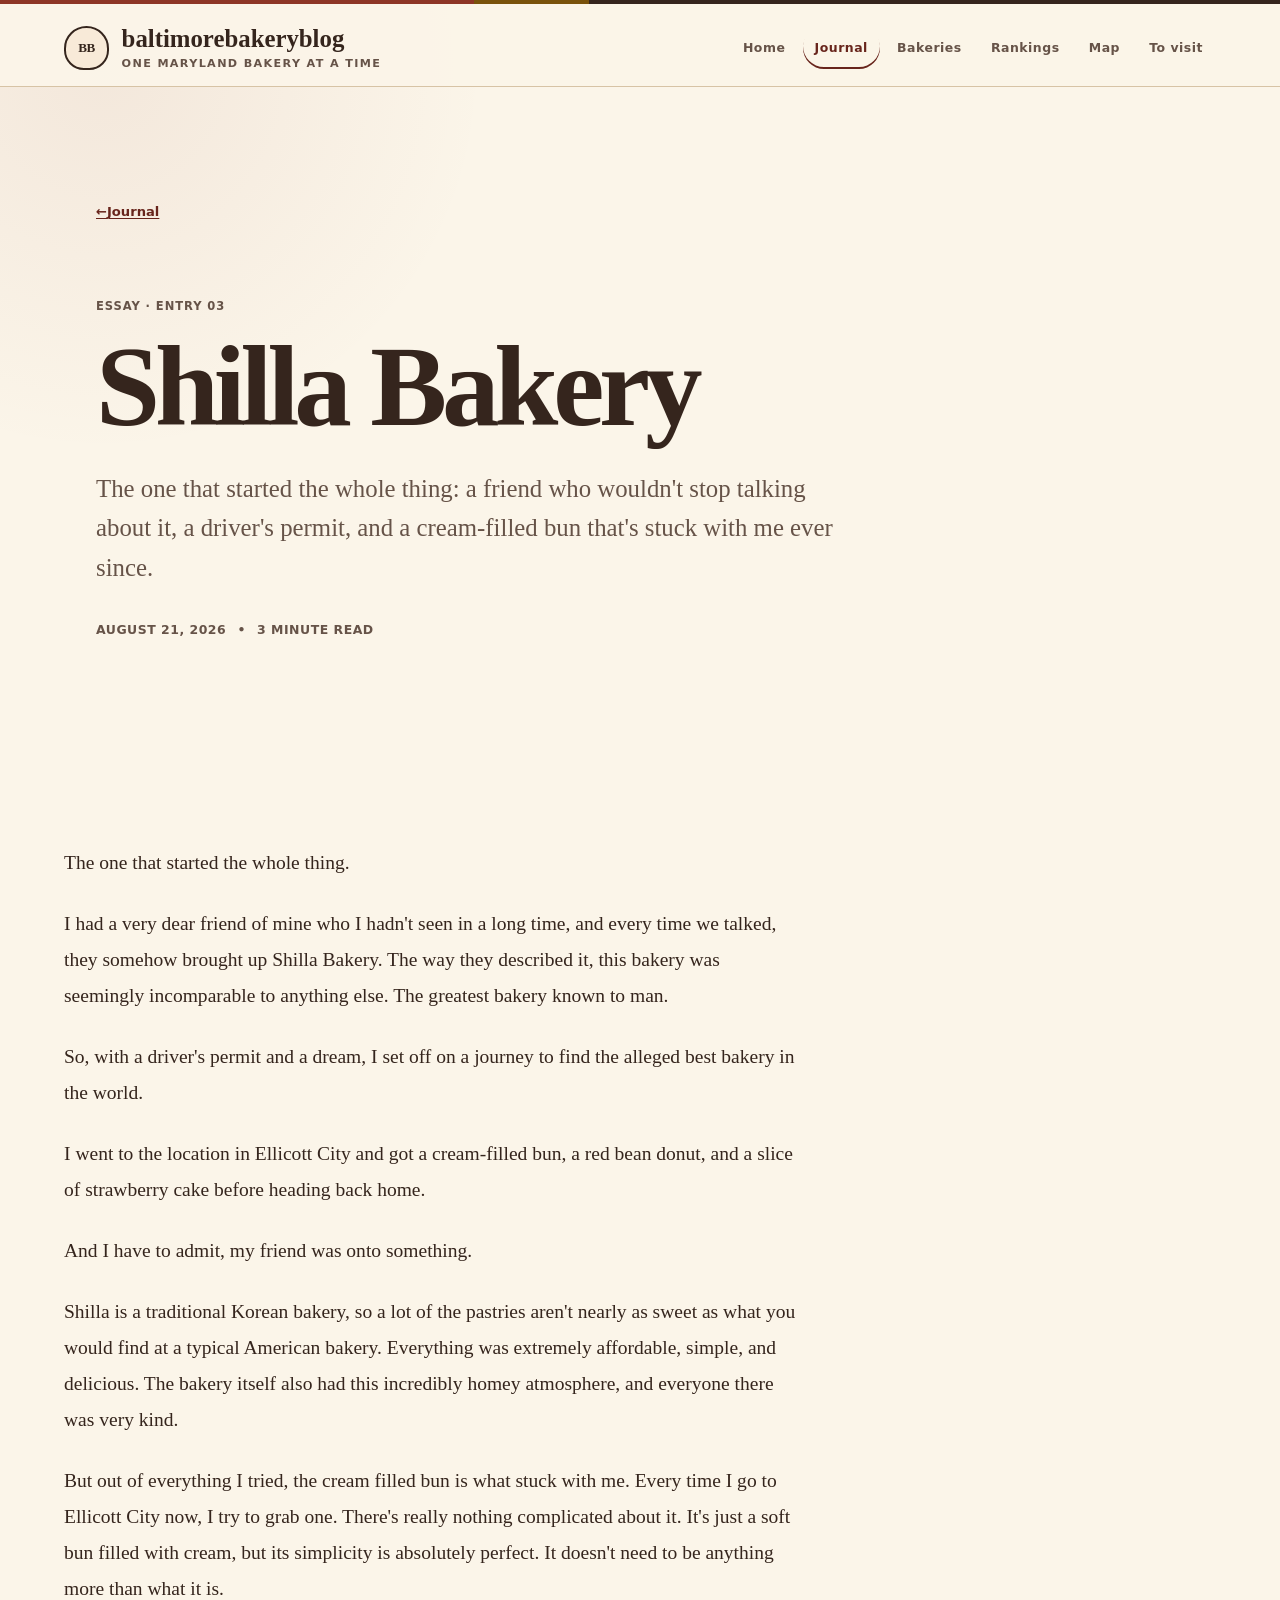
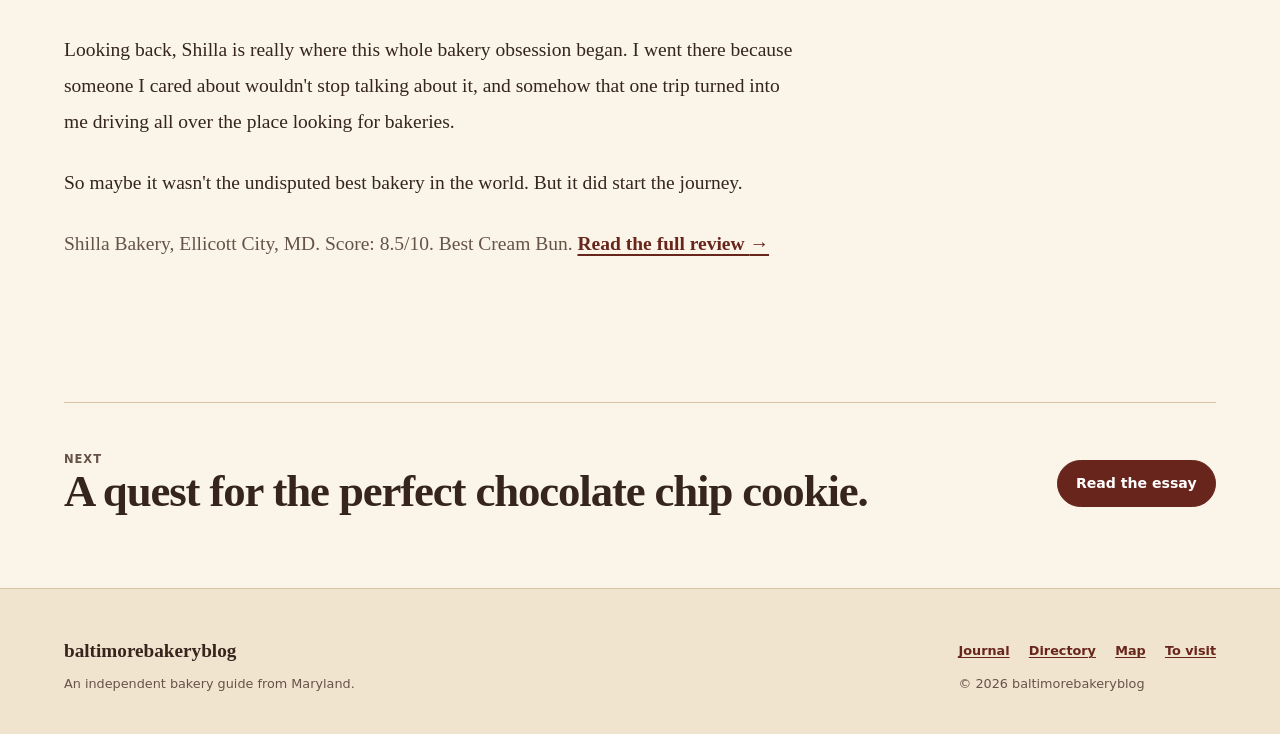
<file: shilla-bakery.html>
<!doctype html>
<html lang="en">
<head>
  <meta charset="utf-8">
  <meta name="viewport" content="width=device-width, initial-scale=1">
  <meta name="description" content="The story of Shilla Bakery in Ellicott City, the traditional Korean bakery a friend wouldn't stop talking about, and how one drive with a fresh permit turned into a whole bakery hobby.">
  <meta name="theme-color" content="#68251c">
  <meta property="og:title" content="Shilla Bakery">
  <meta property="og:description" content="The bakery that started it all, and the cream-filled bun that did it.">
  <meta property="og:type" content="article">
  <meta property="og:url" content="https://baltimorebakeryblog.github.io/shilla-bakery.html">
  <title>Shilla Bakery | baltimorebakeryblog</title>
  <link rel="stylesheet" href="style.css?v=20260821-post1">
</head>
<body data-page="journal">
  <a class="skip-link" href="#main-content">Skip to main content</a>
  <div class="site-shell">
    <header class="site-header">
      <div class="container header-inner">
        <a class="brand" href="index.html" aria-label="baltimorebakeryblog home"><span class="brand-mark" aria-hidden="true">BB</span><span class="brand-copy"><strong>baltimorebakeryblog</strong><small>One Maryland bakery at a time</small></span></a>
        <nav class="site-nav" aria-label="Primary navigation">
          <a href="index.html">Home</a><a href="blog.html" aria-current="page">Journal</a><a href="bakeries.html">Bakeries</a><a href="rankings.html">Rankings</a><a href="map.html">Map</a><a href="to-visit.html">To visit</a>
        </nav>
      </div>
    </header>

    <main id="main-content" tabindex="-1">
      <article class="journal-article">
        <header class="article-hero">
          <div class="container article-hero__inner">
            <a class="back-link" href="blog.html"><span aria-hidden="true">←</span> Journal</a>
            <p class="eyebrow">Essay · Entry 03</p>
            <h1>Shilla Bakery</h1>
            <p class="article-deck">The one that started the whole thing: a friend who wouldn't stop talking about it, a driver's permit, and a cream-filled bun that's stuck with me ever since.</p>
            <div class="article-meta" aria-label="Article details">
              <time datetime="2026-08-21">August 21, 2026</time>
              <span aria-hidden="true">•</span>
              <span>3 minute read</span>
            </div>
          </div>
        </header>

        <div class="container article-layout">
          <div class="article-body">
            <p>The one that started the whole thing.</p>

            <p>I had a very dear friend of mine who I hadn't seen in a long time, and every time we talked, they somehow brought up Shilla Bakery. The way they described it, this bakery was seemingly incomparable to anything else. The greatest bakery known to man.</p>

            <p>So, with a driver's permit and a dream, I set off on a journey to find the alleged best bakery in the world.</p>

            <p>I went to the location in Ellicott City and got a cream-filled bun, a red bean donut, and a slice of strawberry cake before heading back home.</p>

            <p>And I have to admit, my friend was onto something.</p>

            <p>Shilla is a traditional Korean bakery, so a lot of the pastries aren't nearly as sweet as what you would find at a typical American bakery. Everything was extremely affordable, simple, and delicious. The bakery itself also had this incredibly homey atmosphere, and everyone there was very kind.</p>

            <p>But out of everything I tried, the cream filled bun is what stuck with me. Every time I go to Ellicott City now, I try to grab one. There's really nothing complicated about it. It's just a soft bun filled with cream, but its simplicity is absolutely perfect. It doesn't need to be anything more than what it is.</p>

            <p>Looking back, Shilla is really where this whole bakery obsession began. I went there because someone I cared about wouldn't stop talking about it, and somehow that one trip turned into me driving all over the place looking for bakeries.</p>

            <p>So maybe it wasn't the undisputed best bakery in the world. But it did start the journey.</p>

            <p class="article-closing-note">Shilla Bakery, Ellicott City, MD. Score: 8.5/10. Best Cream Bun. <a class="text-link" href="review.html?id=shilla-bakery-ellicott-city">Read the full review <span aria-hidden="true">→</span></a></p>
          </div>
        </div>

        <aside class="container next-essay" aria-labelledby="next-essay-title">
          <div><p class="eyebrow">Next</p><h2 id="next-essay-title">A quest for the perfect chocolate chip cookie.</h2></div>
          <a class="button button--primary" href="the-perfect-chocolate-chip-cookie.html">Read the essay</a>
        </aside>
      </article>
    </main>

    <footer class="site-footer">
      <div class="container footer-inner">
        <div><p class="footer-brand">baltimorebakeryblog</p><p class="footer-note">An independent bakery guide from Maryland.</p></div>
        <div><nav class="footer-links" aria-label="Footer navigation"><a href="blog.html">Journal</a><a href="bakeries.html">Directory</a><a href="map.html">Map</a><a href="to-visit.html">To visit</a></nav><p class="footer-meta">&copy; 2026 baltimorebakeryblog</p></div>
      </div>
    </footer>
  </div>
  <script src="data.js" defer></script>
  <script src="app.js?v=878b149" defer></script>
</body>
</html>
</file>
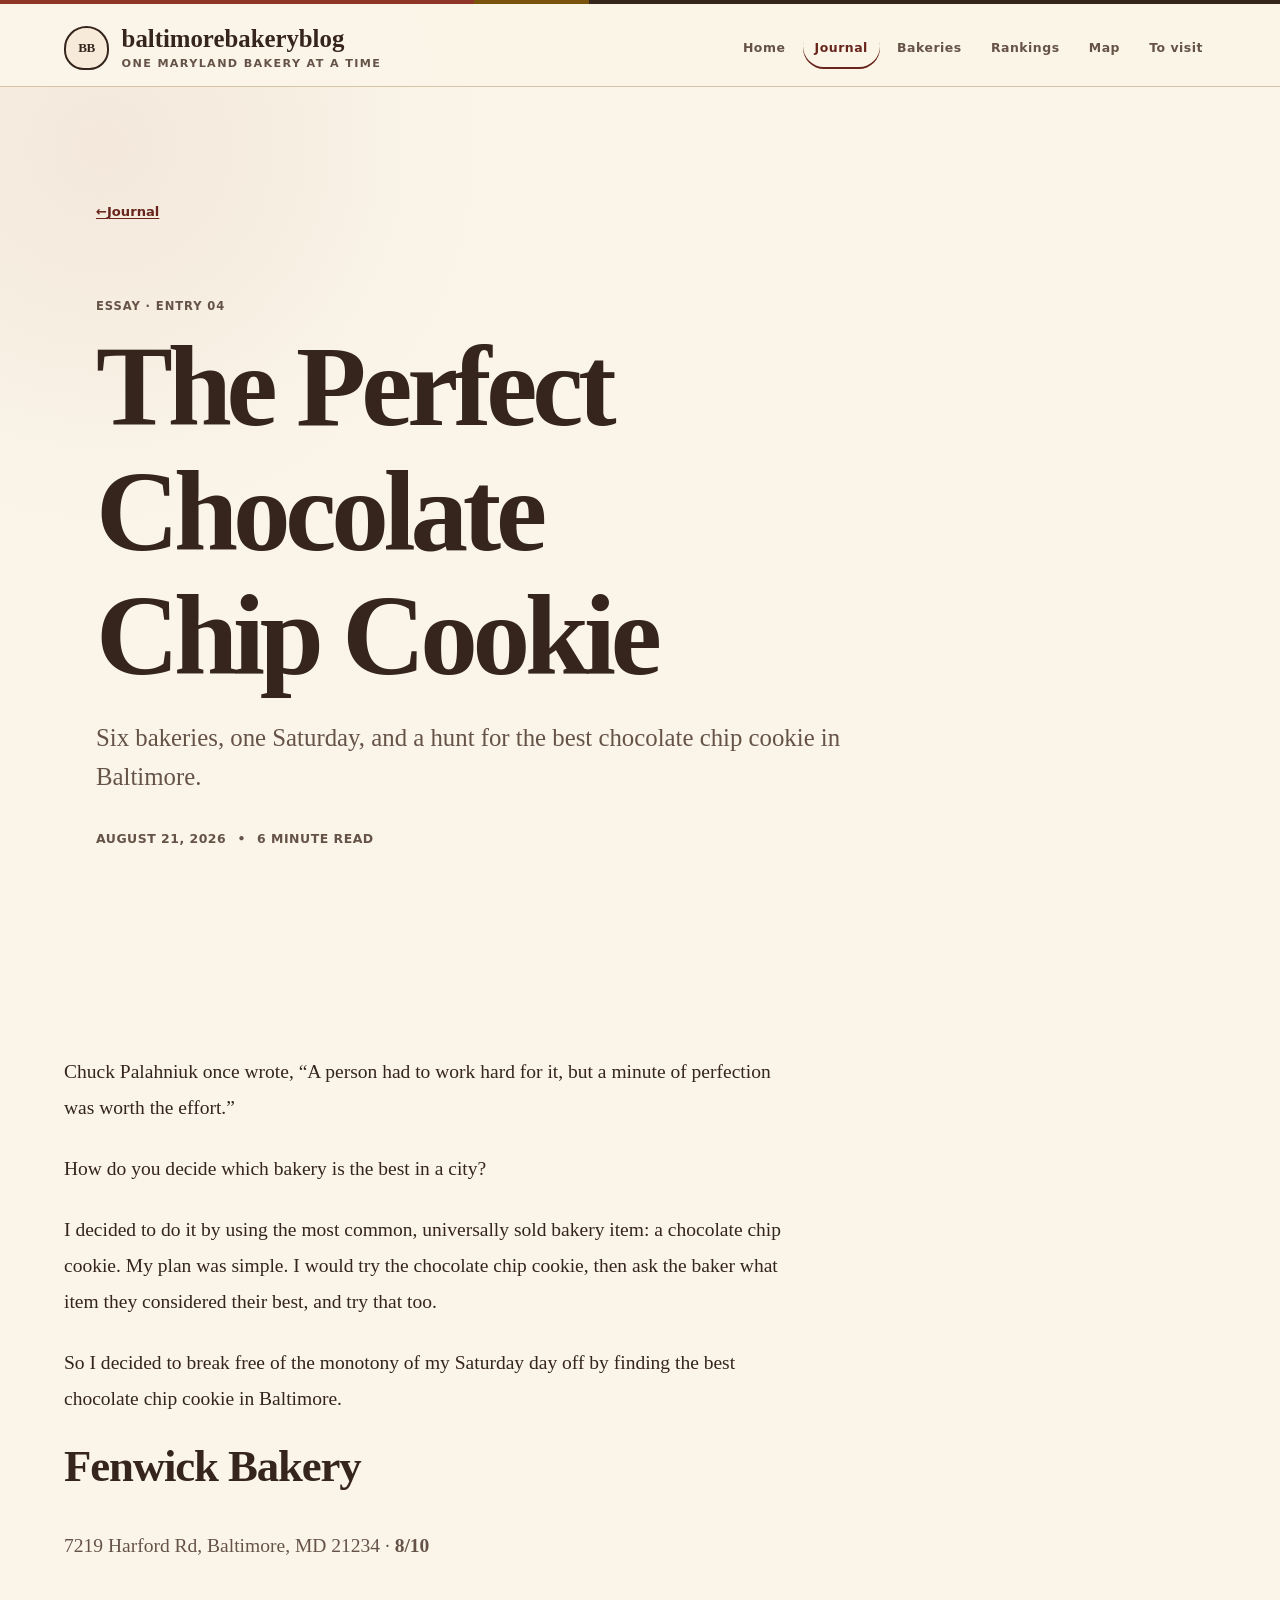
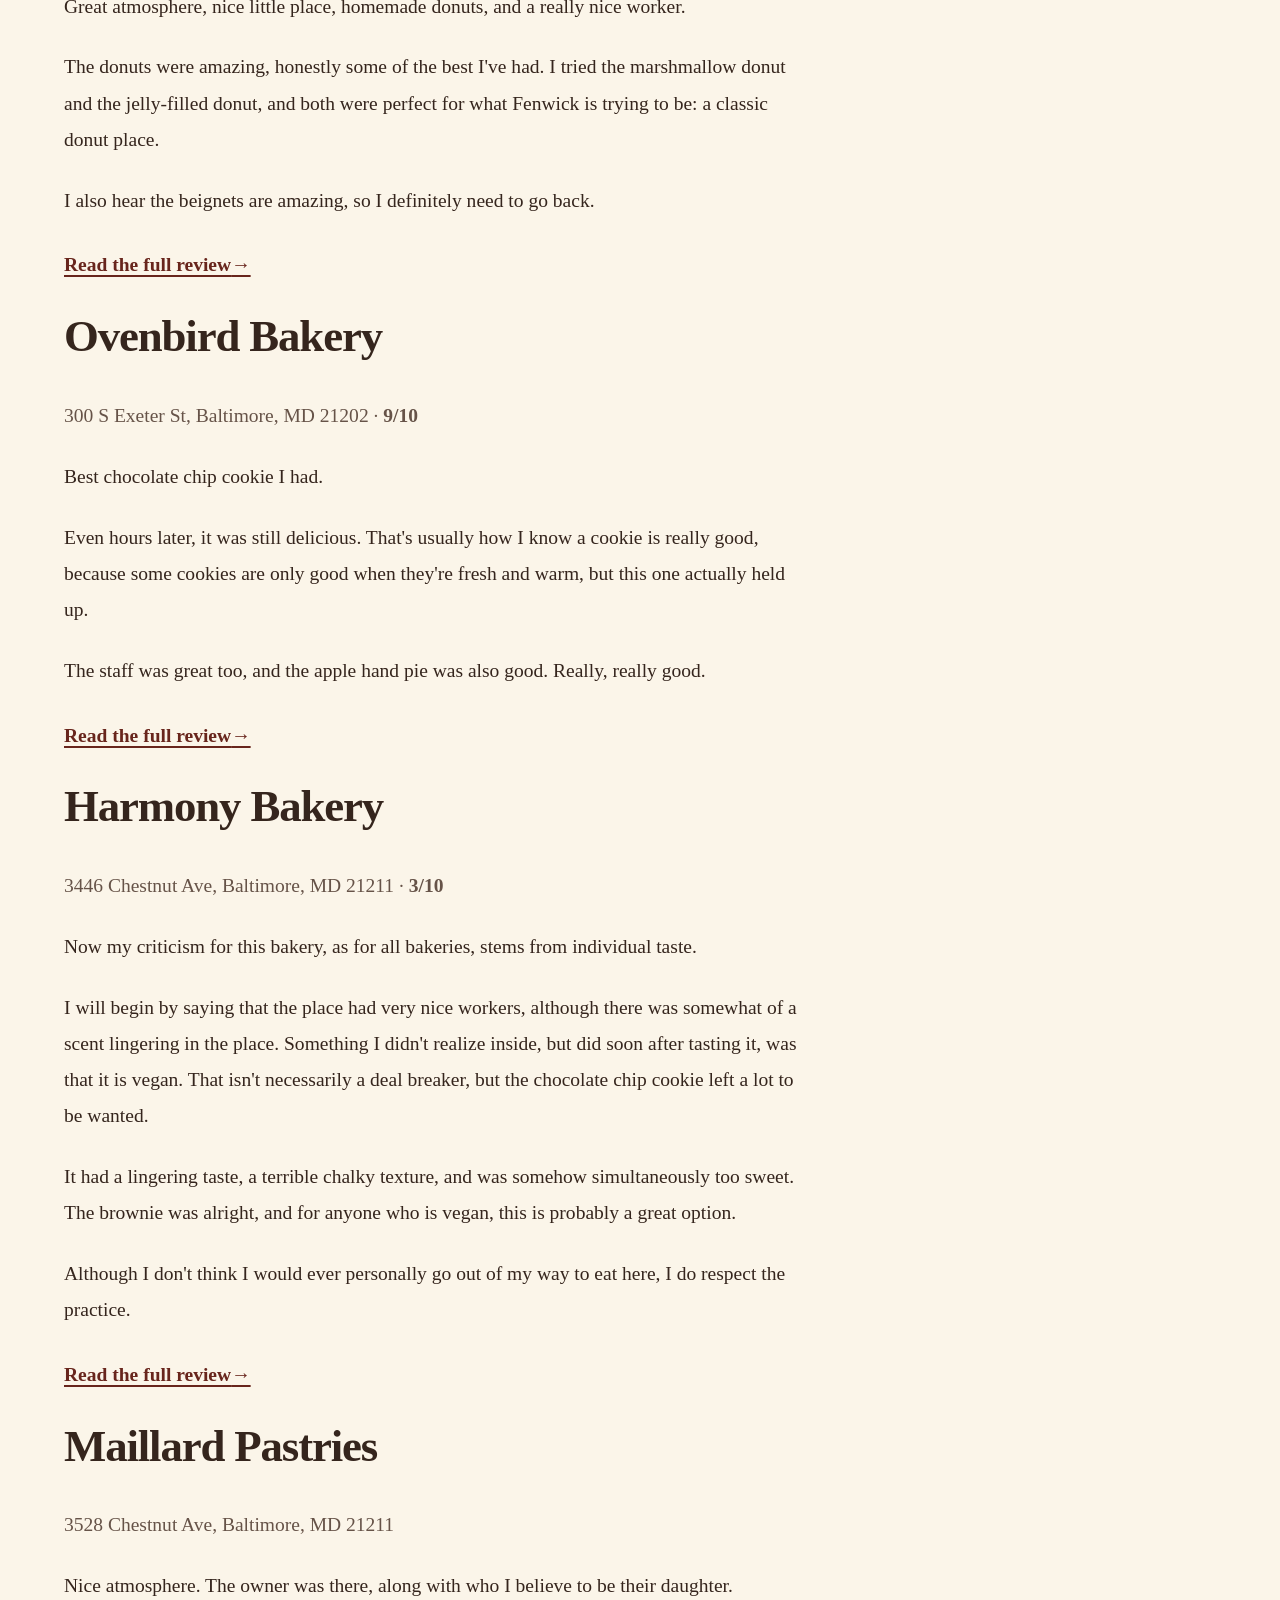
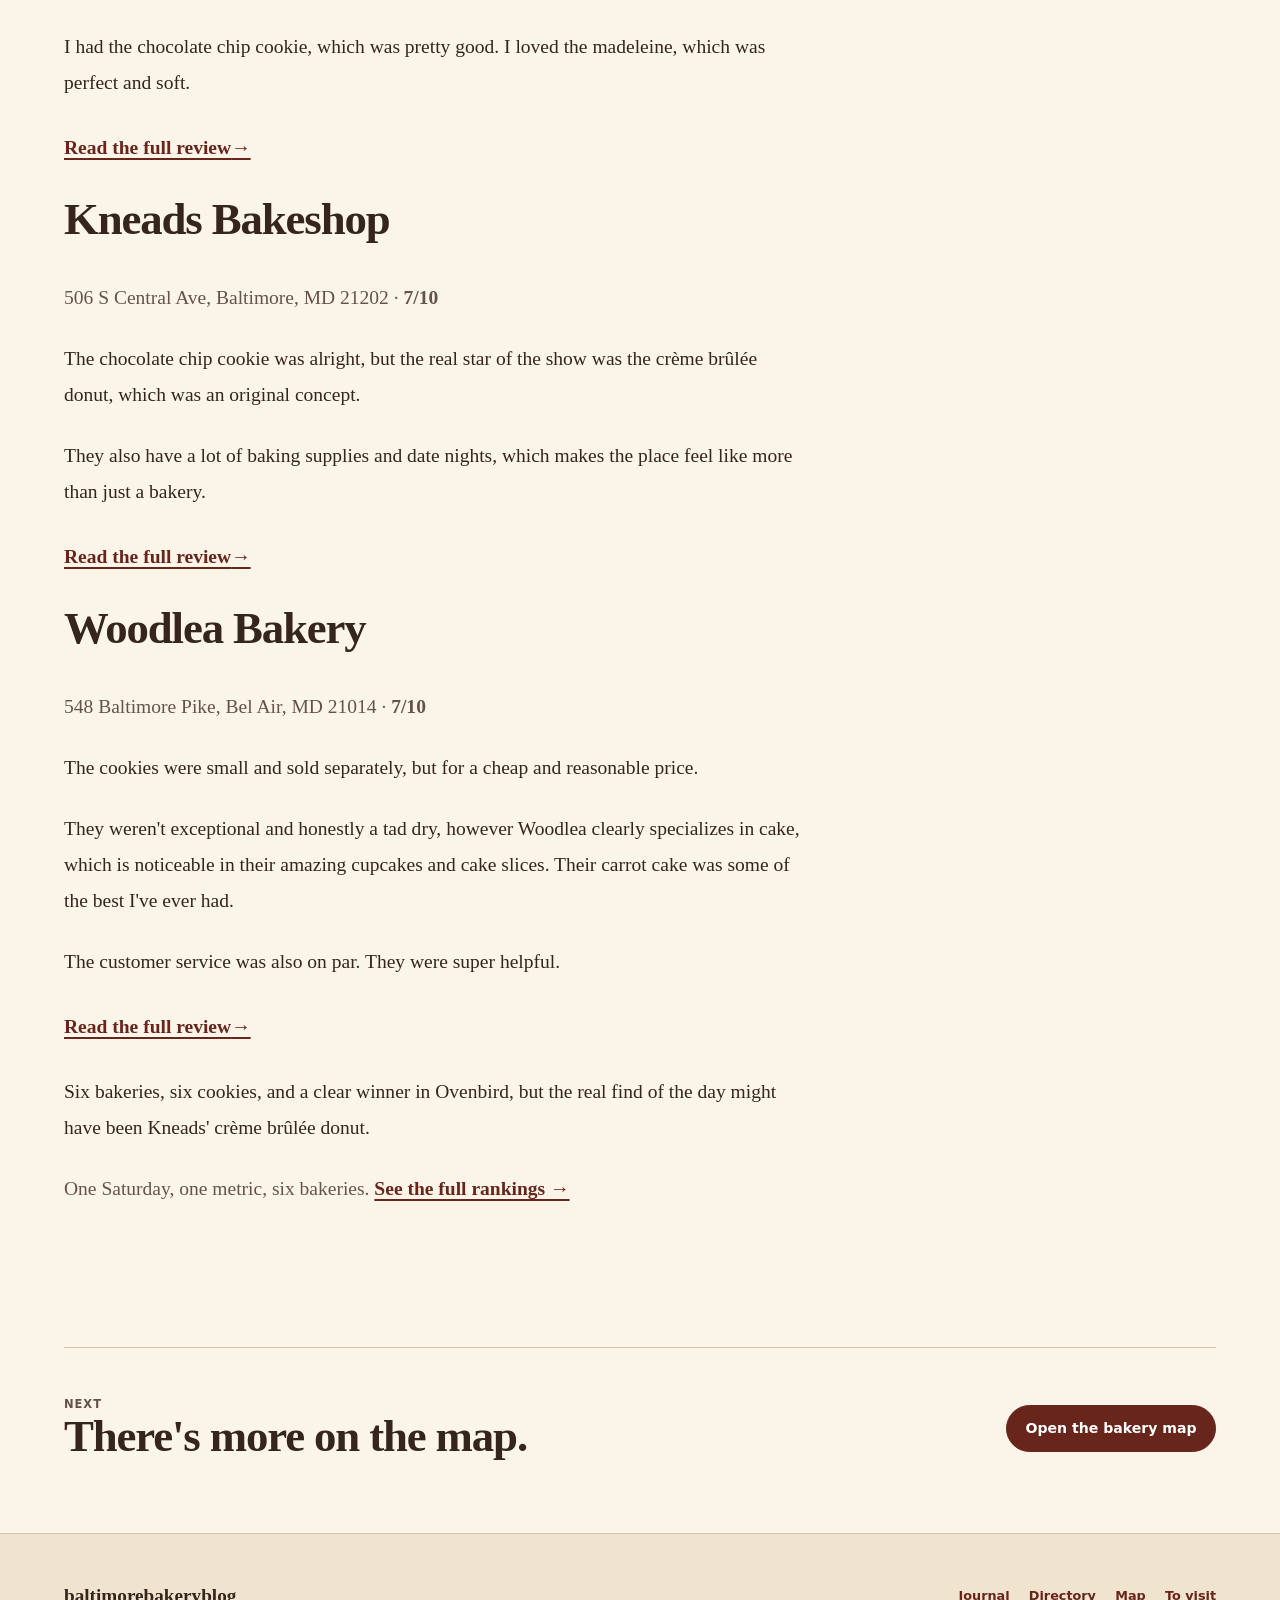
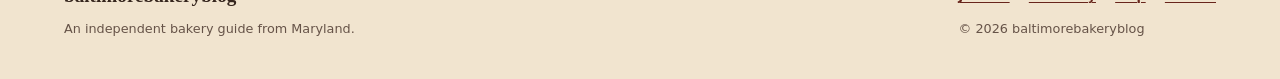
<file: the-perfect-chocolate-chip-cookie.html>
<!doctype html>
<html lang="en">
<head>
  <meta charset="utf-8">
  <meta name="viewport" content="width=device-width, initial-scale=1">
  <meta name="description" content="A Saturday spent chasing the best chocolate chip cookie in Baltimore, one bakery at a time: Fenwick, Ovenbird, Harmony, Maillard, Kneads, and Woodlea.">
  <meta name="theme-color" content="#68251c">
  <meta property="og:title" content="The Perfect Chocolate Chip Cookie">
  <meta property="og:description" content="Six bakeries, one Saturday, and a hunt for the best chocolate chip cookie in Baltimore.">
  <meta property="og:type" content="article">
  <meta property="og:url" content="https://baltimorebakeryblog.github.io/the-perfect-chocolate-chip-cookie.html">
  <title>The Perfect Chocolate Chip Cookie | baltimorebakeryblog</title>
  <link rel="stylesheet" href="style.css?v=20260821-post1">
</head>
<body data-page="journal">
  <a class="skip-link" href="#main-content">Skip to main content</a>
  <div class="site-shell">
    <header class="site-header">
      <div class="container header-inner">
        <a class="brand" href="index.html" aria-label="baltimorebakeryblog home"><span class="brand-mark" aria-hidden="true">BB</span><span class="brand-copy"><strong>baltimorebakeryblog</strong><small>One Maryland bakery at a time</small></span></a>
        <nav class="site-nav" aria-label="Primary navigation">
          <a href="index.html">Home</a><a href="blog.html" aria-current="page">Journal</a><a href="bakeries.html">Bakeries</a><a href="rankings.html">Rankings</a><a href="map.html">Map</a><a href="to-visit.html">To visit</a>
        </nav>
      </div>
    </header>

    <main id="main-content" tabindex="-1">
      <article class="journal-article">
        <header class="article-hero">
          <div class="container article-hero__inner">
            <a class="back-link" href="blog.html"><span aria-hidden="true">←</span> Journal</a>
            <p class="eyebrow">Essay · Entry 04</p>
            <h1>The Perfect Chocolate Chip Cookie</h1>
            <p class="article-deck">Six bakeries, one Saturday, and a hunt for the best chocolate chip cookie in Baltimore.</p>
            <div class="article-meta" aria-label="Article details">
              <time datetime="2026-08-21">August 21, 2026</time>
              <span aria-hidden="true">•</span>
              <span>6 minute read</span>
            </div>
          </div>
        </header>

        <div class="container article-layout">
          <div class="article-body">
            <p>Chuck Palahniuk once wrote, “A person had to work hard for it, but a minute of perfection was worth the effort.”</p>

            <p>How do you decide which bakery is the best in a city?</p>

            <p>I decided to do it by using the most common, universally sold bakery item: a chocolate chip cookie. My plan was simple. I would try the chocolate chip cookie, then ask the baker what item they considered their best, and try that too.</p>

            <p>So I decided to break free of the monotony of my Saturday day off by finding the best chocolate chip cookie in Baltimore.</p>

            <h2>Fenwick Bakery</h2>
            <p class="location">7219 Harford Rd, Baltimore, MD 21234 · <strong>8/10</strong></p>
            <p>Great atmosphere, nice little place, homemade donuts, and a really nice worker.</p>
            <p>The donuts were amazing, honestly some of the best I've had. I tried the marshmallow donut and the jelly-filled donut, and both were perfect for what Fenwick is trying to be: a classic donut place.</p>
            <p>I also hear the beignets are amazing, so I definitely need to go back.</p>
            <p><a class="text-link" href="review.html?id=fenwick-bakery">Read the full review <span aria-hidden="true">→</span></a></p>

            <h2>Ovenbird Bakery</h2>
            <p class="location">300 S Exeter St, Baltimore, MD 21202 · <strong>9/10</strong></p>
            <p>Best chocolate chip cookie I had.</p>
            <p>Even hours later, it was still delicious. That's usually how I know a cookie is really good, because some cookies are only good when they're fresh and warm, but this one actually held up.</p>
            <p>The staff was great too, and the apple hand pie was also good. Really, really good.</p>
            <p><a class="text-link" href="review.html?id=ovenbird-bakery-little-italy">Read the full review <span aria-hidden="true">→</span></a></p>

            <h2>Harmony Bakery</h2>
            <p class="location">3446 Chestnut Ave, Baltimore, MD 21211 · <strong>3/10</strong></p>
            <p>Now my criticism for this bakery, as for all bakeries, stems from individual taste.</p>
            <p>I will begin by saying that the place had very nice workers, although there was somewhat of a scent lingering in the place. Something I didn't realize inside, but did soon after tasting it, was that it is vegan. That isn't necessarily a deal breaker, but the chocolate chip cookie left a lot to be wanted.</p>
            <p>It had a lingering taste, a terrible chalky texture, and was somehow simultaneously too sweet. The brownie was alright, and for anyone who is vegan, this is probably a great option.</p>
            <p>Although I don't think I would ever personally go out of my way to eat here, I do respect the practice.</p>
            <p><a class="text-link" href="review.html?id=harmony-bakery">Read the full review <span aria-hidden="true">→</span></a></p>

            <h2>Maillard Pastries</h2>
            <p class="location">3528 Chestnut Ave, Baltimore, MD 21211</p>
            <p>Nice atmosphere. The owner was there, along with who I believe to be their daughter.</p>
            <p>I had the chocolate chip cookie, which was pretty good. I loved the madeleine, which was perfect and soft.</p>
            <p><a class="text-link" href="review.html?id=maillard-pastries">Read the full review <span aria-hidden="true">→</span></a></p>

            <h2>Kneads Bakeshop</h2>
            <p class="location">506 S Central Ave, Baltimore, MD 21202 · <strong>7/10</strong></p>
            <p>The chocolate chip cookie was alright, but the real star of the show was the crème brûlée donut, which was an original concept.</p>
            <p>They also have a lot of baking supplies and date nights, which makes the place feel like more than just a bakery.</p>
            <p><a class="text-link" href="review.html?id=kneads-bakeshop">Read the full review <span aria-hidden="true">→</span></a></p>

            <h2>Woodlea Bakery</h2>
            <p class="location">548 Baltimore Pike, Bel Air, MD 21014 · <strong>7/10</strong></p>
            <p>The cookies were small and sold separately, but for a cheap and reasonable price.</p>
            <p>They weren't exceptional and honestly a tad dry, however Woodlea clearly specializes in cake, which is noticeable in their amazing cupcakes and cake slices. Their carrot cake was some of the best I've ever had.</p>
            <p>The customer service was also on par. They were super helpful.</p>
            <p><a class="text-link" href="review.html?id=woodlea-bakery-bel-air">Read the full review <span aria-hidden="true">→</span></a></p>

            <p>Six bakeries, six cookies, and a clear winner in Ovenbird, but the real find of the day might have been Kneads' crème brûlée donut.</p>

            <p class="article-closing-note">One Saturday, one metric, six bakeries. <a class="text-link" href="rankings.html">See the full rankings <span aria-hidden="true">→</span></a></p>
          </div>
        </div>

        <aside class="container next-essay" aria-labelledby="next-essay-title">
          <div><p class="eyebrow">Next</p><h2 id="next-essay-title">There's more on the map.</h2></div>
          <a class="button button--primary" href="map.html">Open the bakery map</a>
        </aside>
      </article>
    </main>

    <footer class="site-footer">
      <div class="container footer-inner">
        <div><p class="footer-brand">baltimorebakeryblog</p><p class="footer-note">An independent bakery guide from Maryland.</p></div>
        <div><nav class="footer-links" aria-label="Footer navigation"><a href="blog.html">Journal</a><a href="bakeries.html">Directory</a><a href="map.html">Map</a><a href="to-visit.html">To visit</a></nav><p class="footer-meta">&copy; 2026 baltimorebakeryblog</p></div>
      </div>
    </footer>
  </div>
  <script src="data.js" defer></script>
  <script src="app.js?v=878b149" defer></script>
</body>
</html>
</file>
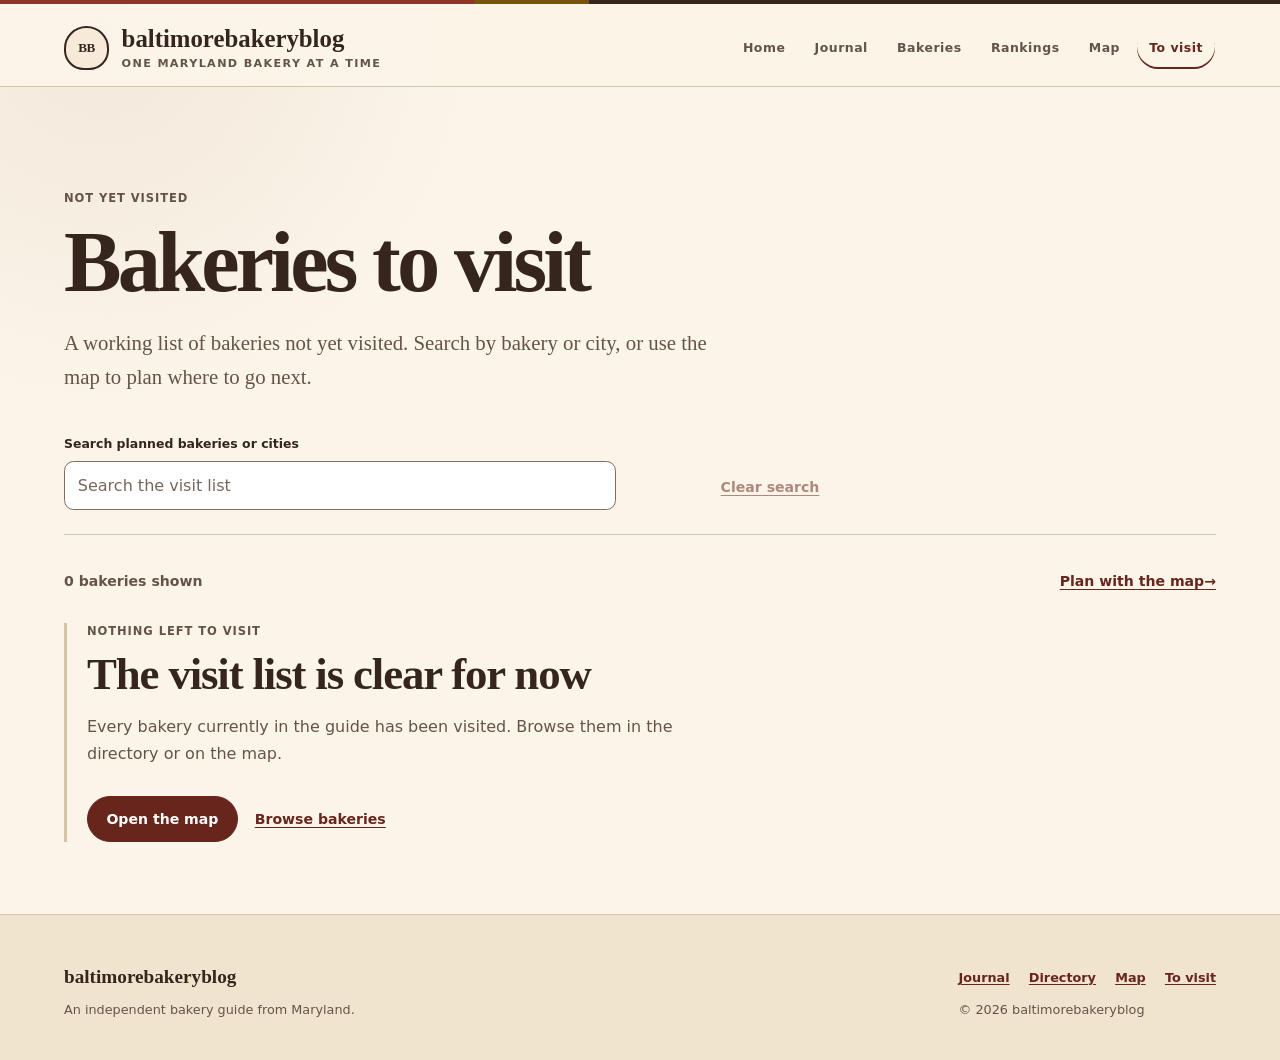
<file: to-visit.html>
<!doctype html>
<html lang="en">
<head>
  <meta charset="utf-8">
  <meta name="viewport" content="width=device-width, initial-scale=1">
  <meta name="description" content="Search the bakeries planned for baltimorebakeryblog, with locations and notes for future visits.">
  <meta name="theme-color" content="#68251c">
  <title>Bakeries to Visit | baltimorebakeryblog</title>
  <link rel="stylesheet" href="style.css?v=20260821-post1">
</head>
<body data-page="backlog">
  <a class="skip-link" href="#main-content">Skip to main content</a>
  <div class="site-shell">
    <header class="site-header">
      <div class="container header-inner">
        <a class="brand" href="index.html" aria-label="baltimorebakeryblog home"><span class="brand-mark" aria-hidden="true">BB</span><span class="brand-copy"><strong>baltimorebakeryblog</strong><small>One Maryland bakery at a time</small></span></a>
        <nav class="site-nav" aria-label="Primary navigation">
          <a href="index.html">Home</a><a href="blog.html">Journal</a><a href="bakeries.html">Bakeries</a><a href="rankings.html">Rankings</a><a href="map.html">Map</a><a href="to-visit.html" aria-current="page">To visit</a>
        </nav>
      </div>
    </header>

    <main id="main-content" tabindex="-1">
      <div class="container">
        <header class="page-intro">
          <p class="eyebrow">Not yet visited</p>
          <h1>Bakeries to visit</h1>
          <p>A working list of bakeries not yet visited. Search by bakery or city, or use the map to plan where to go next.</p>
        </header>
        <form class="filters" role="search" onsubmit="return false">
          <div class="filter-field">
            <label for="backlog-search">Search planned bakeries or cities</label>
            <input id="backlog-search" type="search" autocomplete="off" placeholder="Search the visit list">
          </div>
          <button class="button button--secondary" id="clear-backlog" type="button">Clear search</button>
        </form>
        <div class="result-bar">
          <p id="backlog-count" role="status" aria-live="polite" aria-atomic="true">Loading bakeries…</p>
          <a class="text-link" href="map.html">Plan with the map <span aria-hidden="true">→</span></a>
        </div>
        <ul class="backlog-list" id="backlog-results"></ul>
      </div>
    </main>

    <footer class="site-footer">
      <div class="container footer-inner">
        <div><p class="footer-brand">baltimorebakeryblog</p><p class="footer-note">An independent bakery guide from Maryland.</p></div>
        <div><nav class="footer-links" aria-label="Footer navigation"><a href="blog.html">Journal</a><a href="bakeries.html">Directory</a><a href="map.html">Map</a><a href="to-visit.html">To visit</a></nav><p class="footer-meta">&copy; 2026 baltimorebakeryblog</p></div>
      </div>
    </footer>
  </div>
  <script src="data.js" defer></script>
  <script src="app.js?v=878b149" defer></script>
</body>
</html>
</file>
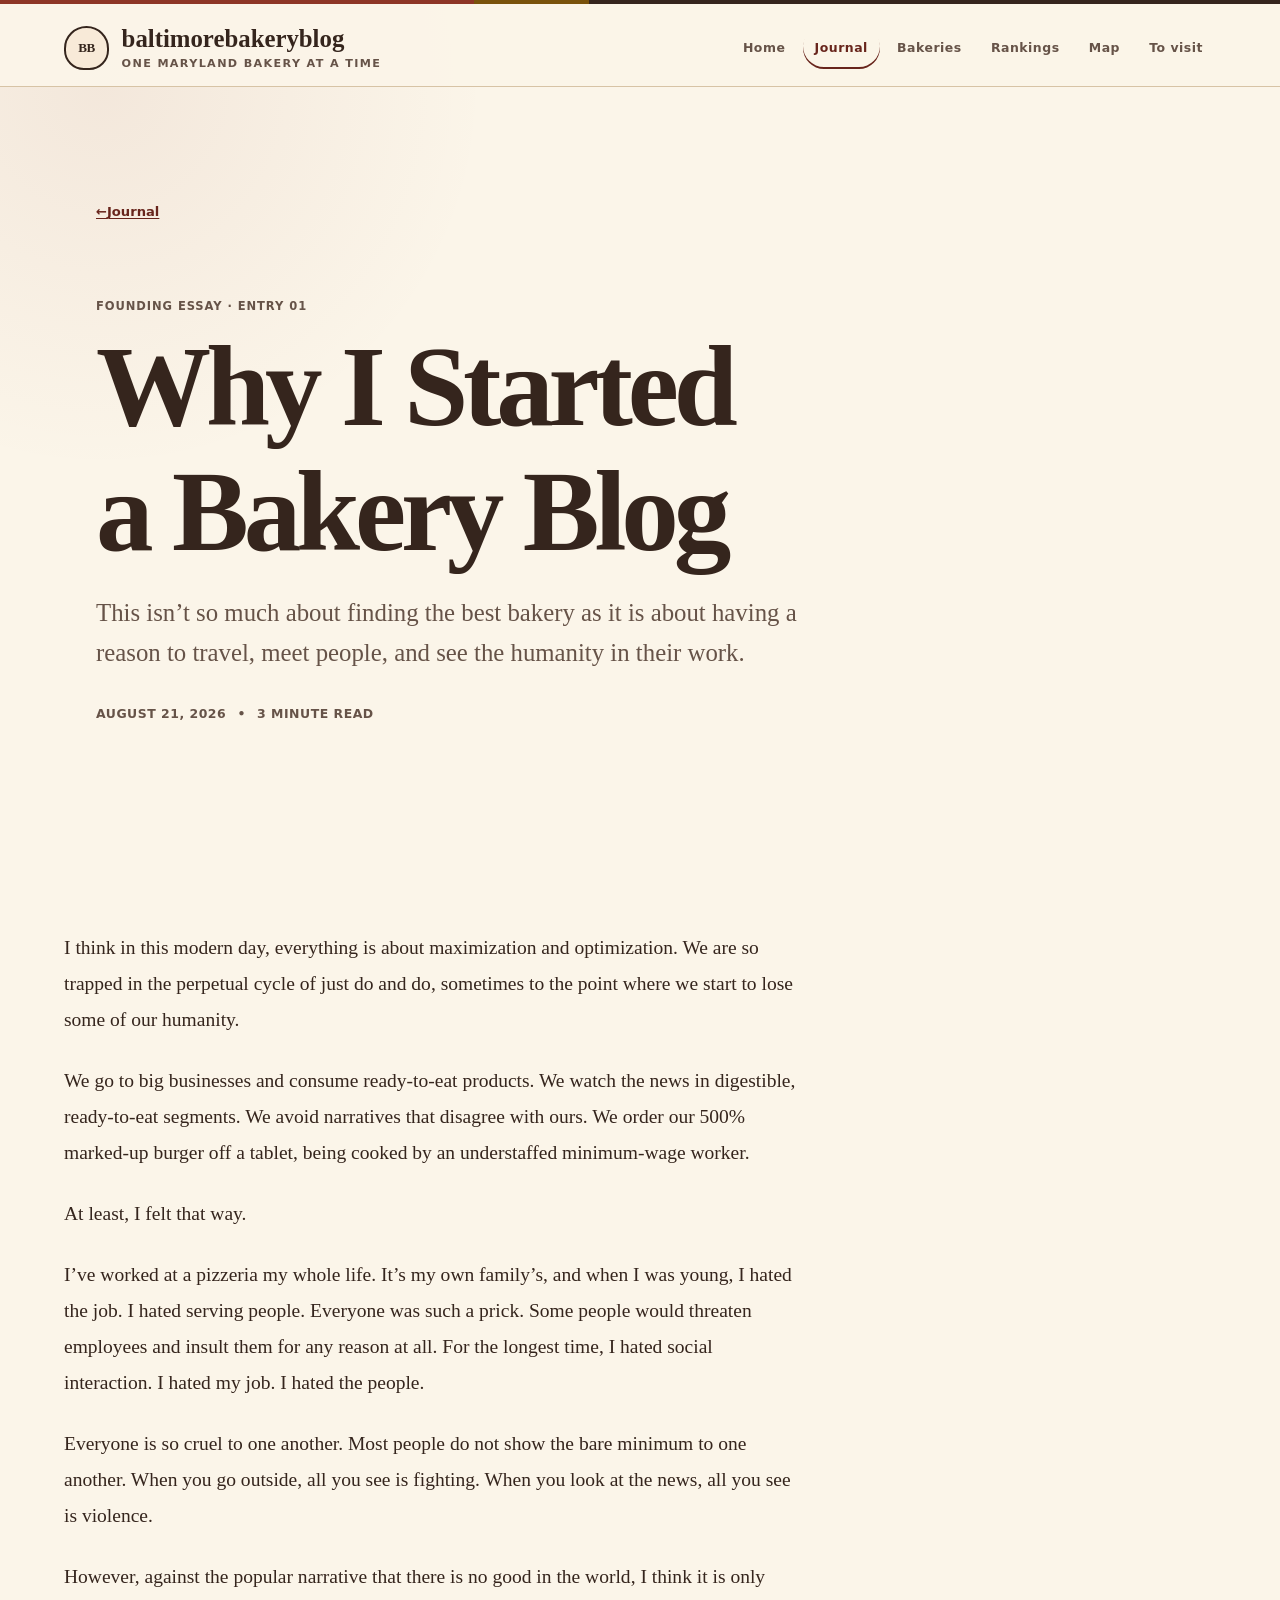
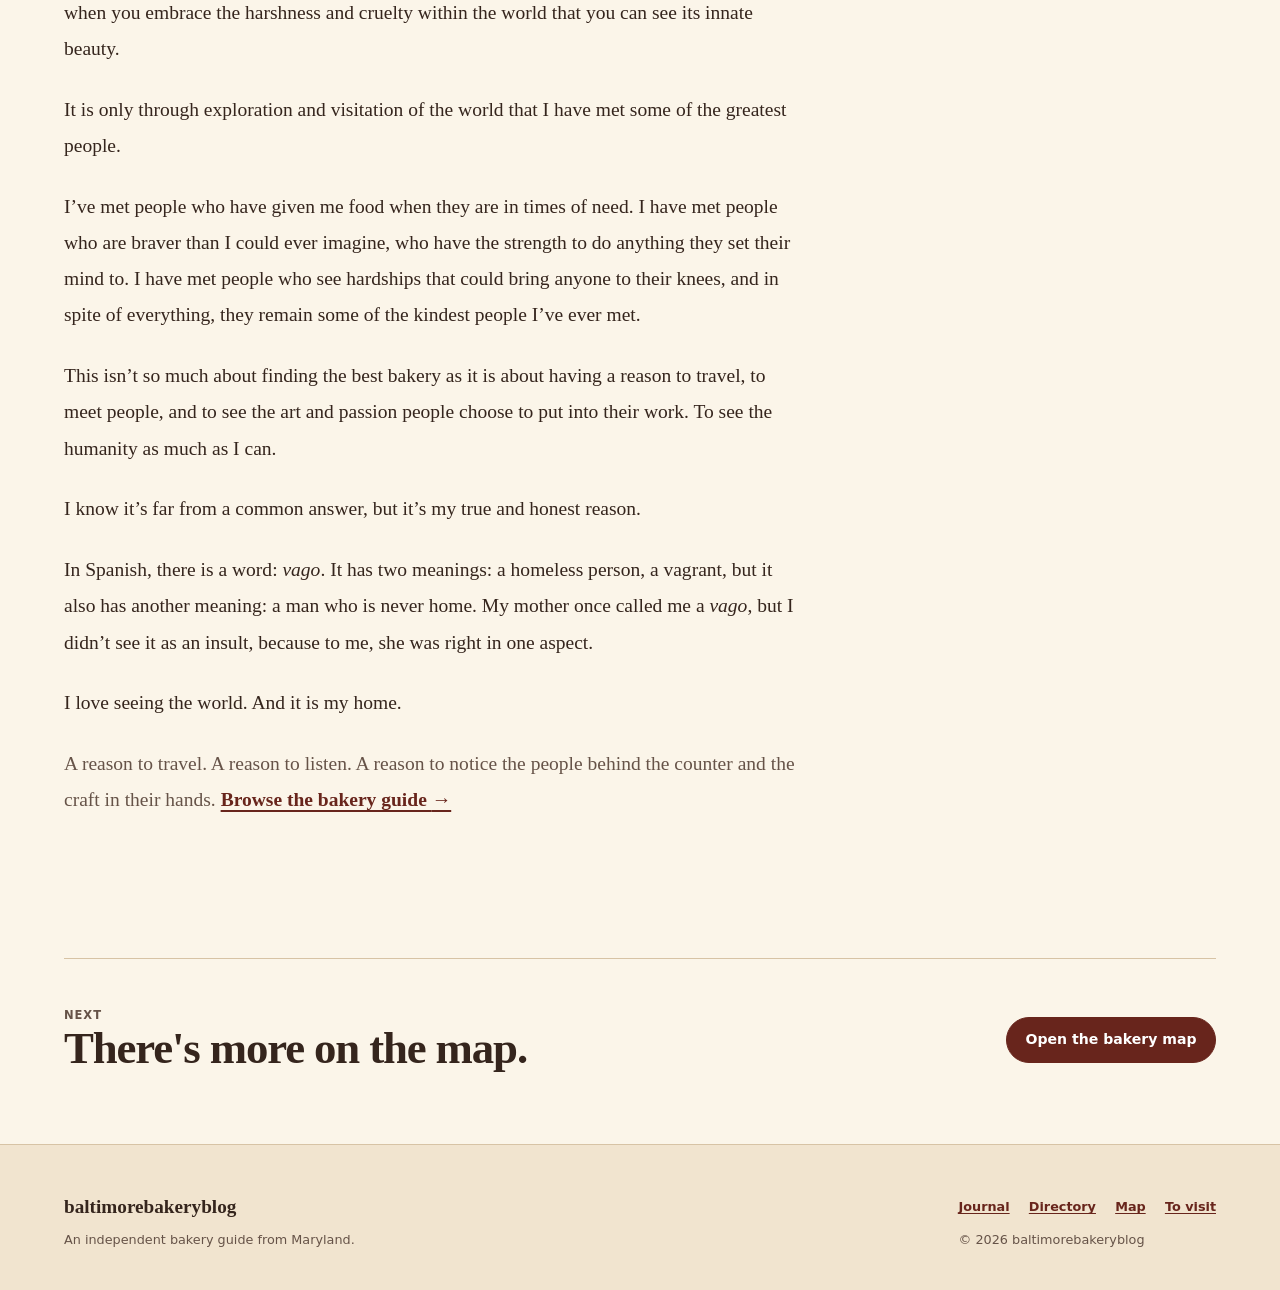
<file: why-i-started-a-bakery-blog.html>
<!doctype html>
<html lang="en">
<head>
  <meta charset="utf-8">
  <meta name="viewport" content="width=device-width, initial-scale=1">
  <meta name="description" content="Why baltimorebakeryblog began: a personal essay about bakeries, family work, travel, human cruelty, unexpected kindness, and finding home in the world.">
  <meta name="theme-color" content="#68251c">
  <meta property="og:title" content="Why I Started a Bakery Blog">
  <meta property="og:description" content="A personal essay about using bakeries as a reason to travel, meet people, and see the humanity in their work.">
  <meta property="og:type" content="article">
  <meta property="og:url" content="https://baltimorebakeryblog.github.io/why-i-started-a-bakery-blog.html">
  <title>Why I Started a Bakery Blog | baltimorebakeryblog</title>
  <link rel="stylesheet" href="style.css?v=20260821-post1">
</head>
<body data-page="journal">
  <a class="skip-link" href="#main-content">Skip to main content</a>
  <div class="site-shell">
    <header class="site-header">
      <div class="container header-inner">
        <a class="brand" href="index.html" aria-label="baltimorebakeryblog home"><span class="brand-mark" aria-hidden="true">BB</span><span class="brand-copy"><strong>baltimorebakeryblog</strong><small>One Maryland bakery at a time</small></span></a>
        <nav class="site-nav" aria-label="Primary navigation">
          <a href="index.html">Home</a><a href="blog.html" aria-current="page">Journal</a><a href="bakeries.html">Bakeries</a><a href="rankings.html">Rankings</a><a href="map.html">Map</a><a href="to-visit.html">To visit</a>
        </nav>
      </div>
    </header>

    <main id="main-content" tabindex="-1">
      <article class="journal-article">
        <header class="article-hero">
          <div class="container article-hero__inner">
            <a class="back-link" href="blog.html"><span aria-hidden="true">←</span> Journal</a>
            <p class="eyebrow">Founding essay · Entry 01</p>
            <h1>Why I Started a Bakery Blog</h1>
            <p class="article-deck">This isn’t so much about finding the best bakery as it is about having a reason to travel, meet people, and see the humanity in their work.</p>
            <div class="article-meta" aria-label="Article details">
              <time datetime="2026-08-21">August 21, 2026</time>
              <span aria-hidden="true">•</span>
              <span>3 minute read</span>
            </div>
          </div>
        </header>

        <div class="container article-layout">
          <div class="article-body">
            <p>I think in this modern day, everything is about maximization and optimization. We are so trapped in the perpetual cycle of just do and do, sometimes to the point where we start to lose some of our humanity.</p>

            <p>We go to big businesses and consume ready-to-eat products. We watch the news in digestible, ready-to-eat segments. We avoid narratives that disagree with ours. We order our 500% marked-up burger off a tablet, being cooked by an understaffed minimum-wage worker.</p>

            <p>At least, I felt that way.</p>

            <p>I’ve worked at a pizzeria my whole life. It’s my own family’s, and when I was young, I hated the job. I hated serving people. Everyone was such a prick. Some people would threaten employees and insult them for any reason at all. For the longest time, I hated social interaction. I hated my job. I hated the people.</p>

            <p>Everyone is so cruel to one another. Most people do not show the bare minimum to one another. When you go outside, all you see is fighting. When you look at the news, all you see is violence.</p>

            <p>However, against the popular narrative that there is no good in the world, I think it is only when you embrace the harshness and cruelty within the world that you can see its innate beauty.</p>

            <p>It is only through exploration and visitation of the world that I have met some of the greatest people.</p>

            <p>I’ve met people who have given me food when they are in times of need. I have met people who are braver than I could ever imagine, who have the strength to do anything they set their mind to. I have met people who see hardships that could bring anyone to their knees, and in spite of everything, they remain some of the kindest people I’ve ever met.</p>

            <p>This isn’t so much about finding the best bakery as it is about having a reason to travel, to meet people, and to see the art and passion people choose to put into their work. To see the humanity as much as I can.</p>

            <p>I know it’s far from a common answer, but it’s my true and honest reason.</p>

            <p>In Spanish, there is a word: <i lang="es">vago</i>. It has two meanings: a homeless person, a vagrant, but it also has another meaning: a man who is never home. My mother once called me a <i lang="es">vago</i>, but I didn’t see it as an insult, because to me, she was right in one aspect.</p>

            <p>I love seeing the world. And it is my home.</p>

            <p class="article-closing-note">A reason to travel. A reason to listen. A reason to notice the people behind the counter and the craft in their hands. <a class="text-link" href="bakeries.html">Browse the bakery guide <span aria-hidden="true">→</span></a></p>
          </div>
        </div>

        <aside class="container next-essay" aria-labelledby="next-essay-title">
          <div><p class="eyebrow">Next</p><h2 id="next-essay-title">There's more on the map.</h2></div>
          <a class="button button--primary" href="map.html">Open the bakery map</a>
        </aside>
      </article>
    </main>

    <footer class="site-footer">
      <div class="container footer-inner">
        <div><p class="footer-brand">baltimorebakeryblog</p><p class="footer-note">An independent bakery guide from Maryland.</p></div>
        <div><nav class="footer-links" aria-label="Footer navigation"><a href="blog.html">Journal</a><a href="bakeries.html">Directory</a><a href="map.html">Map</a><a href="to-visit.html">To visit</a></nav><p class="footer-meta">&copy; 2026 baltimorebakeryblog</p></div>
      </div>
    </footer>
  </div>
  <script src="data.js" defer></script>
  <script src="app.js?v=878b149" defer></script>
</body>
</html>
</file>
<file: style.css>
/* baltimorebakeryblog: responsive editorial design system */

:root {
  --paper: #fbf5e9;
  --paper-deep: #f1e4cf;
  --surface: #fffdf8;
  --surface-warm: #f8ead8;
  --ink: #35251d;
  --ink-soft: #665348;
  --brick: #8d3526;
  --brick-dark: #68251c;
  --gold: #79520b;
  --blue: #165d6c;
  --sage: #46614b;
  --rule: #d7c3a5;
  --shadow: 0 18px 50px rgba(72, 42, 24, 0.10);
  --shadow-small: 0 8px 24px rgba(72, 42, 24, 0.08);
  --radius-small: 0.6rem;
  --radius: 1rem;
  --radius-large: 1.6rem;
  --content: 72rem;
  --reading: 46rem;
  --space-1: 0.5rem;
  --space-2: 0.75rem;
  --space-3: 1rem;
  --space-4: 1.5rem;
  --space-5: 2rem;
  --space-6: 3rem;
  --space-7: 4.5rem;
  --serif: Georgia, "Times New Roman", serif;
  --sans: Inter, ui-sans-serif, system-ui, -apple-system, BlinkMacSystemFont, "Segoe UI", sans-serif;
}

*,
*::before,
*::after {
  box-sizing: border-box;
}

html {
  color-scheme: light;
  scroll-behavior: smooth;
}

body {
  min-width: 0;
  margin: 0;
  background:
    radial-gradient(circle at 8% 3%, rgba(141, 53, 38, 0.07), transparent 24rem),
    var(--paper);
  color: var(--ink);
  font-family: var(--sans);
  font-size: 1rem;
  line-height: 1.65;
  -webkit-font-smoothing: antialiased;
}

body::before {
  position: fixed;
  inset: 0 0 auto;
  z-index: 10;
  height: 0.25rem;
  background: linear-gradient(90deg, var(--brick) 0 37%, var(--gold) 37% 46%, var(--ink) 46% 100%);
  content: "";
}

a {
  color: var(--brick-dark);
  text-decoration-thickness: 0.09em;
  text-underline-offset: 0.18em;
}

a:hover {
  color: var(--brick);
}

button,
input,
select {
  font: inherit;
}

button,
select {
  cursor: pointer;
}

button:disabled {
  cursor: not-allowed;
  opacity: 0.52;
}

:focus-visible {
  outline: 3px solid var(--blue);
  outline-offset: 3px;
}

[hidden] {
  display: none !important;
}

.skip-link {
  position: fixed;
  top: 0.6rem;
  left: 0.75rem;
  z-index: 1000;
  padding: 0.75rem 1rem;
  transform: translateY(-160%);
  border-radius: var(--radius-small);
  background: var(--ink);
  color: #fff;
  font-weight: 800;
}

.skip-link:focus {
  transform: translateY(0);
}

.site-shell {
  min-height: 100vh;
}

.container {
  width: min(100% - 2rem, var(--content));
  margin-inline: auto;
}

.site-header {
  border-bottom: 1px solid var(--rule);
  background: rgba(251, 245, 233, 0.96);
}

.header-inner {
  display: grid;
  grid-template-columns: minmax(15rem, 1fr) auto;
  gap: 1.5rem 2rem;
  align-items: end;
  padding-block: 1.6rem 1rem;
}

.brand {
  display: inline-flex;
  gap: 0.8rem;
  align-items: center;
  width: fit-content;
  color: var(--ink);
  text-decoration: none;
}

.brand:hover {
  color: var(--brick-dark);
}

.brand-mark {
  display: grid;
  flex: 0 0 auto;
  width: 2.8rem;
  height: 2.8rem;
  place-items: center;
  border: 2px solid currentColor;
  border-radius: 50% 50% 44% 44%;
  background: var(--surface-warm);
  font-family: var(--serif);
  font-size: 0.82rem;
  font-weight: 800;
  letter-spacing: -0.05em;
}

.brand-copy {
  display: grid;
  line-height: 1.05;
}

.brand-copy strong {
  font-family: var(--serif);
  font-size: clamp(1.2rem, 2vw, 1.55rem);
}

.brand-copy small {
  margin-top: 0.35rem;
  color: var(--ink-soft);
  font-size: 0.7rem;
  font-weight: 800;
  letter-spacing: 0.12em;
  text-transform: uppercase;
}

.site-nav {
  display: flex;
  flex-wrap: wrap;
  gap: 0.2rem;
  justify-content: flex-end;
}

.site-nav a {
  display: inline-flex;
  min-height: 2.75rem;
  align-items: center;
  padding: 0.55rem 0.75rem;
  border: 1px solid transparent;
  border-radius: 999px;
  color: var(--ink-soft);
  font-size: 0.78rem;
  font-weight: 800;
  letter-spacing: 0.04em;
  line-height: 1.2;
  text-align: center;
  text-decoration: none;
}

.site-nav a:hover {
  border-color: var(--rule);
  color: var(--brick-dark);
  background: var(--surface);
}

.site-nav a[aria-current="page"] {
  color: var(--brick-dark);
  box-shadow: inset 0 -2px 0 var(--brick-dark);
}

main {
  min-height: 50vh;
}

h1,
h2,
h3,
p {
  overflow-wrap: break-word;
}

h1,
h2,
h3 {
  margin-top: 0;
  color: var(--ink);
  font-family: var(--serif);
  line-height: 1.08;
  text-wrap: balance;
}

h1 {
  font-size: clamp(2.35rem, 7vw, 5.4rem);
  letter-spacing: -0.045em;
}

h2 {
  font-size: clamp(1.7rem, 4vw, 2.8rem);
  letter-spacing: -0.025em;
}

h3 {
  font-size: clamp(1.2rem, 2vw, 1.5rem);
}

.eyebrow {
  margin: 0 0 0.65rem;
  color: var(--ink-soft);
  font-family: var(--sans);
  font-size: 0.72rem;
  font-weight: 700;
  letter-spacing: 0.08em;
  line-height: 1.4;
  text-transform: uppercase;
}

.hero {
  position: relative;
  display: grid;
  min-height: min(42rem, calc(100vh - 6.5rem));
  grid-template-columns: minmax(0, 1.35fr) minmax(16rem, 0.65fr);
  gap: clamp(2rem, 7vw, 6rem);
  align-items: center;
  padding-block: clamp(3.2rem, 8vw, 7.5rem);
}

.hero h1 {
  max-width: 13ch;
  margin-bottom: 1.25rem;
}

.hero-deck {
  max-width: 39rem;
  margin: 0;
  color: var(--ink-soft);
  font-family: var(--serif);
  font-size: clamp(1.12rem, 2.2vw, 1.42rem);
  line-height: 1.55;
}

.hero-actions,
.inline-actions {
  display: flex;
  flex-wrap: wrap;
  gap: 0.8rem;
  margin-top: 1.8rem;
}

.button {
  display: inline-flex;
  min-height: 2.9rem;
  align-items: center;
  justify-content: center;
  padding: 0.72rem 1.15rem;
  border: 1px solid transparent;
  border-radius: 999px;
  font-size: 0.88rem;
  font-weight: 800;
  line-height: 1.2;
  text-align: center;
  text-decoration: none;
}

.button--primary {
  border-color: var(--brick-dark);
  background: var(--brick-dark);
  color: #fff;
}

.button--primary:hover {
  border-color: var(--brick);
  background: var(--brick);
  color: #fff;
}

.button--secondary {
  padding-inline: 0.2rem;
  background: transparent;
  color: var(--brick-dark);
  text-decoration: underline;
  text-decoration-thickness: 0.09em;
  text-underline-offset: 0.18em;
}

.button--secondary:hover {
  color: var(--brick);
}

.hero-note {
  align-self: end;
  padding-left: 1.5rem;
  border-left: 3px solid var(--brick-dark);
}

.hero-note p:last-child {
  margin-bottom: 0;
}

.stats-band {
  border-block: 1px solid var(--rule);
}

.stats-grid {
  display: grid;
  grid-template-columns: repeat(4, 1fr);
}

.stat {
  display: grid;
  gap: 0.2rem;
  padding: 1.5rem clamp(0.6rem, 3vw, 2rem);
  border-right: 1px solid var(--rule);
}

.stat:last-child {
  border-right: 0;
}

.stat strong {
  color: var(--brick-dark);
  font-family: var(--serif);
  font-size: clamp(1.65rem, 4vw, 2.5rem);
  line-height: 1;
}

.stat span {
  color: var(--ink-soft);
  font-size: 0.76rem;
  font-weight: 750;
  letter-spacing: 0.06em;
  text-transform: uppercase;
}

.section {
  padding-block: clamp(3.5rem, 8vw, 7rem);
}

.section--tinted {
  border-block: 1px solid var(--rule);
}

.section-heading {
  display: grid;
  max-width: 44rem;
  margin-bottom: 2rem;
}

.section-heading h2 {
  margin-bottom: 0.65rem;
}

.section-heading > p:last-child {
  margin: 0;
  color: var(--ink-soft);
}

.home-grid {
  display: grid;
  grid-template-columns: minmax(0, 1.5fr) minmax(16rem, 0.7fr);
  gap: 2rem;
}

.editorial-stack {
  display: grid;
  gap: 0;
}

.card-label {
  margin: 0 0 0.4rem;
  color: var(--ink-soft);
  font-size: 0.78rem;
  font-weight: 700;
}

.editorial-card {
  padding-block: clamp(1.25rem, 3vw, 1.75rem);
  border-bottom: 1px solid var(--rule);
}

.editorial-stack > .editorial-card:last-child {
  border-bottom: 0;
}

.editorial-card__top {
  display: flex;
  gap: 1rem;
  align-items: start;
  justify-content: space-between;
}

.editorial-card h3 {
  margin-bottom: 0.35rem;
  font-size: clamp(1.35rem, 3vw, 2rem);
}

.editorial-card h3 a {
  display: inline-flex;
  min-height: 44px;
  align-items: center;
}

.editorial-card > p:last-child {
  margin-bottom: 0;
}

.location {
  margin: 0 0 0.8rem;
  color: var(--ink-soft);
  font-size: 0.9rem;
}

.favorites-panel {
  align-self: start;
  padding-left: 2rem;
  border-left: 1px solid var(--rule);
}

.favorites-panel h2 {
  margin-bottom: 1rem;
  font-size: 1.65rem;
}

.favorites-list {
  display: grid;
  gap: 0;
  margin: 0;
  padding: 0;
  list-style: none;
}

.favorites-list li {
  display: flex;
  gap: 1rem;
  align-items: center;
  justify-content: space-between;
  padding-block: 1rem;
  border-top: 1px solid var(--rule);
}

.favorites-list li > span {
  min-width: 0;
}

.favorites-list small {
  display: block;
  margin-top: 0.2rem;
  color: var(--ink-soft);
}

.empty-list-item {
  align-items: start !important;
  flex-direction: column;
}

.text-link {
  display: inline-flex;
  min-height: 2.75rem;
  align-items: center;
  font-weight: 800;
}

.journal-feature-section {
  padding-block: clamp(2.75rem, 7vw, 5.5rem);
}

.journal-feature {
  display: grid;
  grid-template-columns: minmax(0, 1.35fr) minmax(15rem, 0.65fr);
  gap: clamp(2rem, 6vw, 5rem);
  align-items: center;
}

.journal-feature__copy {
  position: relative;
}

.journal-feature h2 {
  max-width: 14ch;
  margin-bottom: 1rem;
  font-size: clamp(2rem, 5vw, 4rem);
}

.journal-feature__copy > p:not(.eyebrow) {
  max-width: 42rem;
  color: var(--ink-soft);
  font-family: var(--serif);
  font-size: 1.15rem;
}

.article-meta {
  display: flex;
  flex-wrap: wrap;
  gap: 0.35rem 0.7rem;
  align-items: center;
  color: var(--ink-soft);
  font-size: 0.78rem;
  font-weight: 800;
  letter-spacing: 0.04em;
  text-transform: uppercase;
}

.journal-feature .article-meta {
  margin-top: 1.5rem;
}

.journal-feature .button--primary {
  margin-top: 1.5rem;
}

.journal-feature__quote {
  margin: 0;
  padding: 1.5rem 0 1.5rem 1.5rem;
  border-left: 1px solid var(--rule);
}

.journal-feature__quote p {
  margin: 0;
  color: var(--brick-dark);
  font-family: var(--serif);
  font-size: clamp(1.45rem, 3vw, 2.25rem);
  font-style: italic;
  line-height: 1.35;
}

.journal-intro {
  max-width: 62rem;
  padding-bottom: clamp(2rem, 5vw, 4rem);
}

.journal-index {
  padding-bottom: var(--space-7);
}

.journal-card {
  display: grid;
  grid-template-columns: auto minmax(0, 1fr);
  padding-block: clamp(1.75rem, 4vw, 2.5rem);
  border-bottom: 1px solid var(--rule);
}

.journal-index > .journal-card:last-child {
  border-bottom: 0;
}

.journal-card--featured {
  grid-template-columns: auto minmax(0, 1.25fr) minmax(15rem, 0.6fr);
}

.journal-card__number {
  padding-inline: 0 1.25rem;
  border-right: 1px solid var(--rule);
  color: var(--brick-dark);
  font-family: var(--serif);
  font-size: clamp(2rem, 5vw, 4rem);
  font-weight: 800;
  line-height: 1;
}

.journal-card__body {
  padding-inline: clamp(1.5rem, 4vw, 2.5rem);
}

.journal-card__body h2 {
  max-width: 16ch;
  margin-bottom: 1rem;
  font-size: clamp(2rem, 5vw, 3.8rem);
}

.journal-card__body h2 a {
  text-decoration-color: var(--rule);
}

.journal-deck {
  max-width: 42rem;
  color: var(--ink-soft);
  font-family: var(--serif);
  font-size: 1.12rem;
  line-height: 1.65;
}

.journal-card__body .article-meta {
  margin: 1.5rem 0;
}

.journal-card__quote {
  display: grid;
  margin: 0;
  padding: clamp(1.5rem, 4vw, 2.5rem);
  place-items: center;
  border-left: 1px solid var(--rule);
}

.journal-card__quote p {
  margin: 0;
  color: var(--brick-dark);
  font-family: var(--serif);
  font-size: clamp(1.4rem, 3vw, 2.15rem);
  font-style: italic;
  line-height: 1.35;
}

.article-hero__inner {
  max-width: 68rem;
  padding-block: clamp(3rem, 8vw, 7rem) clamp(2rem, 7vw, 6rem);
}

.article-hero .back-link {
  margin-bottom: clamp(2rem, 5vw, 4rem);
}

.article-hero h1 {
  max-width: 12ch;
  margin-bottom: 1.25rem;
  font-size: clamp(3rem, 9vw, 7.25rem);
}

.article-deck {
  max-width: 47rem;
  margin: 0;
  color: var(--ink-soft);
  font-family: var(--serif);
  font-size: clamp(1.15rem, 2.3vw, 1.55rem);
  line-height: 1.6;
}

.article-hero .article-meta {
  margin-top: 2rem;
}

.article-layout {
  display: grid;
  justify-content: center;
  padding-block: clamp(3.5rem, 9vw, 7.5rem);
}

.article-body {
  width: min(100%, var(--reading));
  min-width: 0;
}

.article-body > p {
  margin: 0 0 1.55rem;
  font-family: var(--serif);
  font-size: clamp(1.08rem, 2vw, 1.22rem);
  line-height: 1.85;
}

.article-closing-note {
  color: var(--ink-soft);
}

.article-closing-note .text-link {
  display: inline;
  min-height: 0;
}

.next-essay {
  display: flex;
  gap: 2rem;
  align-items: center;
  justify-content: space-between;
  margin-bottom: var(--space-7);
  padding-top: clamp(2rem, 5vw, 3rem);
  border-top: 1px solid var(--rule);
}

.next-essay h2,
.next-essay p {
  margin-bottom: 0;
}

.page-intro {
  display: grid;
  max-width: 54rem;
  padding-block: clamp(3.5rem, 8vw, 6.5rem) 2.5rem;
}

.page-intro h1 {
  margin-bottom: 1rem;
}

.page-intro > p:last-child {
  max-width: 42rem;
  margin: 0;
  color: var(--ink-soft);
  font-family: var(--serif);
  font-size: clamp(1.08rem, 2vw, 1.3rem);
}

.filters {
  display: grid;
  grid-template-columns: minmax(14rem, 1.4fr) repeat(2, minmax(10rem, 0.7fr)) auto;
  gap: 1rem;
  align-items: end;
  margin-bottom: 1.5rem;
  padding-bottom: 1.5rem;
  border-bottom: 1px solid var(--rule);
}

.filter-field {
  display: grid;
  min-width: 0;
  gap: 0.4rem;
}

.filter-field label {
  font-size: 0.78rem;
  font-weight: 800;
}

.filter-field input,
.filter-field select {
  width: 100%;
  min-height: 3rem;
  padding: 0.65rem 0.8rem;
  border: 1px solid #806d5d;
  border-radius: var(--radius-small);
  background: #fff;
  color: var(--ink);
}

.filter-field input::placeholder {
  color: #76675c;
  opacity: 1;
}

.result-bar {
  display: flex;
  min-height: 2.75rem;
  align-items: center;
  justify-content: space-between;
  margin-bottom: 1.25rem;
  color: var(--ink-soft);
  font-size: 0.88rem;
}

.result-bar p {
  margin: 0;
  font-weight: 800;
}

.bakery-grid,
.backlog-list {
  display: grid;
  gap: 0;
  margin: 0;
  padding: 0 0 var(--space-7);
  list-style: none;
}

.bakery-card {
  display: flex;
  flex-wrap: wrap;
  gap: 1rem 1.5rem;
  align-items: center;
  justify-content: space-between;
  padding-block: clamp(1rem, 3vw, 1.25rem);
  border-bottom: 1px solid var(--rule);
}

.bakery-grid > .bakery-card:last-child {
  border-bottom: 0;
}

.bakery-card__body {
  min-width: 0;
}

.bakery-card__meta {
  display: flex;
  flex: 0 0 auto;
  align-items: center;
  gap: 1rem;
}

.bakery-card h2,
.backlog-card h2 {
  margin-bottom: 0.35rem;
  font-size: clamp(1.25rem, 3vw, 1.65rem);
}

.bakery-card .card-label {
  margin-bottom: 0.4rem;
}

.card-arrow {
  display: inline-flex;
  min-height: 2.75rem;
  align-items: center;
  font-size: 0.82rem;
  font-weight: 800;
  white-space: nowrap;
}

.card-note {
  margin: 0.8rem 0 0;
  color: var(--ink-soft);
  font-size: 0.92rem;
}

.status-row {
  display: flex;
  flex-wrap: wrap;
  gap: 0.45rem;
}

.status-chip {
  display: inline-flex;
  width: fit-content;
  align-items: center;
  padding: 0.25rem 0.55rem;
  border: 1px solid var(--rule);
  border-radius: 999px;
  background: var(--paper);
  color: var(--ink-soft);
  font-size: 0.7rem;
  font-weight: 800;
  line-height: 1.3;
}

.status-chip--favorite {
  border-color: var(--gold);
  color: var(--gold);
  background: #fff8de;
}

.score {
  display: inline-flex;
  min-width: 3.2rem;
  min-height: 3.2rem;
  align-items: center;
  justify-content: center;
  padding: 0.35rem;
  border: 2px solid var(--brick-dark);
  border-radius: 50%;
  background: var(--brick-dark);
  color: #fff;
  font-family: var(--serif);
  font-size: 1rem;
  font-weight: 800;
  line-height: 1;
  text-align: center;
  white-space: nowrap;
}

.score--small {
  min-width: 2.5rem;
  min-height: 2.5rem;
  font-size: 0.82rem;
}

.score--pending {
  min-width: 4.8rem;
  border-color: var(--rule);
  border-radius: 999px;
  background: var(--paper);
  color: var(--ink-soft);
  font-family: var(--sans);
  font-size: 0.7rem;
  letter-spacing: 0.04em;
  text-transform: uppercase;
}

.score--pending.score--small {
  min-width: 4.4rem;
}

.empty-panel {
  padding-left: 1.25rem;
  border-left: 3px solid var(--rule);
}

.empty-panel--wide {
  grid-column: 1 / -1;
}

.empty-panel h2,
.empty-panel h3 {
  margin-bottom: 0.65rem;
}

.empty-panel > p:not(.eyebrow) {
  max-width: 38rem;
  color: var(--ink-soft);
}

.rankings-layout {
  display: grid;
  grid-template-columns: minmax(0, 1.15fr) minmax(17rem, 0.85fr);
  gap: 2.5rem;
  padding-bottom: var(--space-7);
}

.ranking-list {
  margin: 0;
  padding: 0;
  counter-reset: ranking;
  list-style: none;
}

.ranking-row {
  position: relative;
  display: grid;
  grid-template-columns: minmax(0, 1fr) auto;
  gap: 1rem;
  align-items: center;
  padding: 1.25rem 0 1.25rem 3.25rem;
  border-bottom: 1px solid var(--rule);
  counter-increment: ranking;
}

.ranking-row::before {
  position: absolute;
  margin-left: -3.25rem;
  color: var(--brick-dark);
  content: counter(ranking, decimal-leading-zero);
  font-family: var(--serif);
  font-size: 1.35rem;
  font-weight: 800;
}

.ranking-row h3,
.ranking-row p {
  margin: 0;
}

.ranking-row p {
  margin-top: 0.3rem;
  color: var(--ink-soft);
  font-size: 0.9rem;
}

.winner-grid {
  display: grid;
  gap: 0;
}

.winner-card {
  display: flex;
  gap: 1rem;
  align-items: center;
  justify-content: space-between;
  padding-block: 1.1rem;
  border-bottom: 1px solid var(--rule);
}

.winner-grid > .winner-card:last-child {
  border-bottom: 0;
}

.winner-card h3 {
  margin-bottom: 0.4rem;
}

.backlog-card {
  padding-block: clamp(1.1rem, 3vw, 1.4rem);
  border-bottom: 1px solid var(--rule);
}

.backlog-list > .backlog-card:last-child {
  border-bottom: 0;
}

.map-layout {
  padding-bottom: var(--space-7);
}

.map-frame {
  overflow: hidden;
  border: 1px solid var(--rule);
  border-radius: var(--radius);
  background: var(--surface);
}

#map {
  width: 100%;
  height: clamp(25rem, 62vh, 40rem);
  min-height: 25rem;
  background: var(--paper-deep);
}

.map-meta {
  display: flex;
  gap: 1rem 2rem;
  align-items: center;
  justify-content: space-between;
  padding: 1rem 1.25rem;
}

.map-legend {
  display: flex;
  flex-wrap: wrap;
  gap: 0.8rem 1.2rem;
  margin: 0;
  padding: 0;
  list-style: none;
}

.map-legend li {
  display: inline-flex;
  gap: 0.4rem;
  align-items: center;
  color: var(--ink-soft);
  font-size: 0.78rem;
  font-weight: 800;
}

.legend-symbol {
  display: grid;
  width: 1.35rem;
  height: 1.35rem;
  place-items: center;
  border-radius: 50%;
  color: #fff;
  font-size: 0.7rem;
  font-weight: 900;
}

.legend-symbol--visited {
  background: var(--brick-dark);
}

.legend-symbol--planned {
  background: var(--sage);
}

#map-status {
  max-width: 42rem;
  margin: 0;
  color: var(--ink-soft);
  font-size: 0.82rem;
  text-align: right;
}

.map-pin-wrap {
  background: transparent;
  border: 0;
}

.map-pin {
  display: block;
  width: 1.35rem;
  height: 1.35rem;
  border: 3px solid #fff;
  border-radius: 50% 50% 50% 0;
  box-shadow: 0 1px 5px rgba(0, 0, 0, 0.45);
  transform: rotate(-45deg);
}

.map-pin--visited {
  background: var(--brick-dark);
}

.map-pin--planned {
  background: var(--sage);
}

.map-popup {
  display: grid;
  min-width: 11rem;
  gap: 0.25rem;
  color: var(--ink);
  font-family: var(--sans);
}

.map-popup strong {
  font-family: var(--serif);
  font-size: 1rem;
}

.map-popup a {
  min-height: 2.75rem;
  padding-top: 0.6rem;
  font-weight: 800;
}

.map-directory-section {
  padding-top: 3rem;
}

.map-directory-section h2 {
  margin-bottom: 0.5rem;
}

.map-directory-section > p {
  max-width: 44rem;
  color: var(--ink-soft);
}

.map-directory {
  display: grid;
  grid-template-columns: repeat(2, minmax(0, 1fr));
  gap: 0.75rem;
  margin: 1.5rem 0 0;
  padding: 0;
  list-style: none;
}

.map-directory li {
  display: flex;
  gap: 1rem;
  align-items: center;
  justify-content: space-between;
  min-width: 0;
  padding-block: 0.9rem;
  border-bottom: 1px solid var(--rule);
}

.map-directory li > span:first-child {
  min-width: 0;
}

.map-directory strong,
.map-directory small {
  display: block;
}

.map-directory small {
  margin-top: 0.25rem;
  color: var(--ink-soft);
}

.map-directory a {
  flex: 0 0 auto;
  font-size: 0.8rem;
  font-weight: 800;
}

.review-article {
  padding-block: clamp(2.5rem, 7vw, 6rem);
}

.back-link {
  display: inline-flex;
  min-height: 2.75rem;
  align-items: center;
  margin-bottom: 2rem;
  font-size: 0.82rem;
  font-weight: 800;
}

.review-hero__title {
  display: flex;
  gap: 1.5rem;
  align-items: start;
  justify-content: space-between;
}

.review-hero h1 {
  max-width: 14ch;
  margin-bottom: 0.75rem;
  font-size: clamp(2.4rem, 7vw, 5rem);
}

.review-deck {
  margin: 0;
  color: var(--ink-soft);
  font-family: var(--serif);
  font-size: 1.2rem;
}

.fact-grid {
  display: grid;
  grid-template-columns: repeat(auto-fit, minmax(9rem, 1fr));
  gap: 1rem;
  margin: 2.5rem 0 1.5rem;
}

.fact-grid div {
  min-width: 0;
  padding-top: 0.75rem;
  border-top: 1px solid var(--rule);
}

.fact-grid dt {
  color: var(--ink-soft);
  font-size: 0.68rem;
  font-weight: 850;
  letter-spacing: 0.11em;
  text-transform: uppercase;
}

.fact-grid dd {
  margin: 0.35rem 0 0;
  font-family: var(--serif);
  font-weight: 700;
  overflow-wrap: anywhere;
}

.review-copy {
  width: min(100%, var(--reading));
  margin: clamp(3rem, 8vw, 6rem) auto;
}

.review-copy > h2 {
  margin-bottom: 1.5rem;
}

.review-copy > p {
  font-family: var(--serif);
  font-size: 1.12rem;
  line-height: 1.8;
}

.review-coming-soon {
  margin-top: 1.5rem;
}

.next-bakery {
  display: flex;
  gap: 2rem;
  align-items: center;
  justify-content: space-between;
  padding-top: clamp(2rem, 5vw, 3rem);
  border-top: 1px solid var(--rule);
}

.next-bakery h2,
.next-bakery p {
  margin-bottom: 0;
}

.not-found {
  max-width: 46rem;
  margin: clamp(4rem, 12vw, 9rem) auto;
  text-align: center;
}

.not-found h1 {
  margin-bottom: 1rem;
  font-size: clamp(2.2rem, 7vw, 4rem);
}

.not-found p:not(.eyebrow) {
  color: var(--ink-soft);
}

.not-found .button {
  margin-top: 1.5rem;
}

.site-footer {
  border-top: 1px solid var(--rule);
  background: var(--paper-deep);
}

.footer-inner {
  display: grid;
  grid-template-columns: minmax(0, 1fr) auto;
  gap: 2rem;
  align-items: end;
  padding-block: 2.5rem;
}

.footer-brand {
  margin: 0 0 0.4rem;
  font-family: var(--serif);
  font-size: 1.2rem;
  font-weight: 800;
}

.footer-note,
.footer-meta {
  margin: 0;
  color: var(--ink-soft);
  font-size: 0.8rem;
}

.footer-links {
  display: flex;
  flex-wrap: wrap;
  gap: 0.5rem 1.2rem;
  justify-content: flex-end;
}

.footer-links a {
  min-height: 2.75rem;
  align-content: center;
  font-size: 0.8rem;
  font-weight: 800;
}

@media (max-width: 880px) {
  .header-inner {
    grid-template-columns: 1fr;
    align-items: start;
  }

  .site-nav {
    justify-content: flex-start;
  }

  .hero,
  .home-grid,
  .rankings-layout,
  .journal-feature,
  .journal-card {
    grid-template-columns: 1fr;
  }

  .hero {
    min-height: auto;
  }

  .hero-note {
    max-width: 35rem;
  }

  .favorites-panel {
    padding-left: 0;
    border-left: 0;
    padding-top: 2rem;
    border-top: 1px solid var(--rule);
  }

  .journal-feature__quote {
    border-top: 1px solid var(--rule);
    border-left: 0;
  }

  .journal-card__number {
    padding-inline: 0;
    padding-bottom: 1rem;
    border-right: 0;
    border-bottom: 1px solid var(--rule);
  }

  .journal-card__body {
    padding-inline: 0;
    padding-top: 1.5rem;
  }

  .journal-card__quote {
    padding-inline: 0;
    border-top: 1px solid var(--rule);
    border-left: 0;
  }

  .filters {
    grid-template-columns: 1fr 1fr;
  }

  .filter-field:first-child {
    grid-column: 1 / -1;
  }

  .map-meta {
    align-items: start;
    flex-direction: column;
  }

  #map-status {
    text-align: left;
  }

  .map-directory {
    grid-template-columns: 1fr;
  }
}

@media (max-width: 600px) {
  :root {
    --space-7: 3.5rem;
  }

  .container {
    width: min(100% - 1.25rem, var(--content));
  }

  .header-inner {
    gap: 1rem;
    padding-top: 1.2rem;
  }

  .site-nav {
    display: grid;
    width: 100%;
    grid-template-columns: repeat(2, minmax(0, 1fr));
  }

  .site-nav a {
    width: 100%;
    border-radius: var(--radius-small);
  }

  .stats-grid {
    grid-template-columns: repeat(2, 1fr);
  }

  .stat:nth-child(2) {
    border-right: 0;
  }

  .stat:nth-child(-n + 2) {
    border-bottom: 1px solid var(--rule);
  }

  .filters {
    grid-template-columns: 1fr;
  }

  .filter-field:first-child {
    grid-column: auto;
  }

  .bakery-card {
    align-items: flex-start;
  }

  .next-bakery,
  .next-essay,
  .footer-inner {
    align-items: start;
    flex-direction: column;
  }

  .article-hero__inner {
    padding-top: 1.5rem;
  }

  .footer-inner {
    grid-template-columns: 1fr;
  }

  .footer-links {
    justify-content: flex-start;
  }

  .review-hero__title {
    flex-direction: column-reverse;
  }

  .map-directory li {
    align-items: start;
    flex-direction: column;
  }
}

@media (max-width: 360px) {
  .brand-copy strong {
    font-size: 1.05rem;
  }

  .brand-copy small {
    font-size: 0.62rem;
    letter-spacing: 0.08em;
  }

  .hero-actions,
  .inline-actions {
    align-items: stretch;
    flex-direction: column;
  }

  .button {
    width: 100%;
  }

  .bakery-card {
    gap: 0.8rem;
  }

  .bakery-card__meta .score {
    min-width: 4.2rem;
    min-height: 2.5rem;
    border-radius: 999px;
    font-size: 0.7rem;
  }
}

@media (prefers-reduced-motion: reduce) {
  *,
  *::before,
  *::after {
    scroll-behavior: auto !important;
    transition-duration: 0.01ms !important;
    animation-duration: 0.01ms !important;
    animation-iteration-count: 1 !important;
  }
}
</file>
